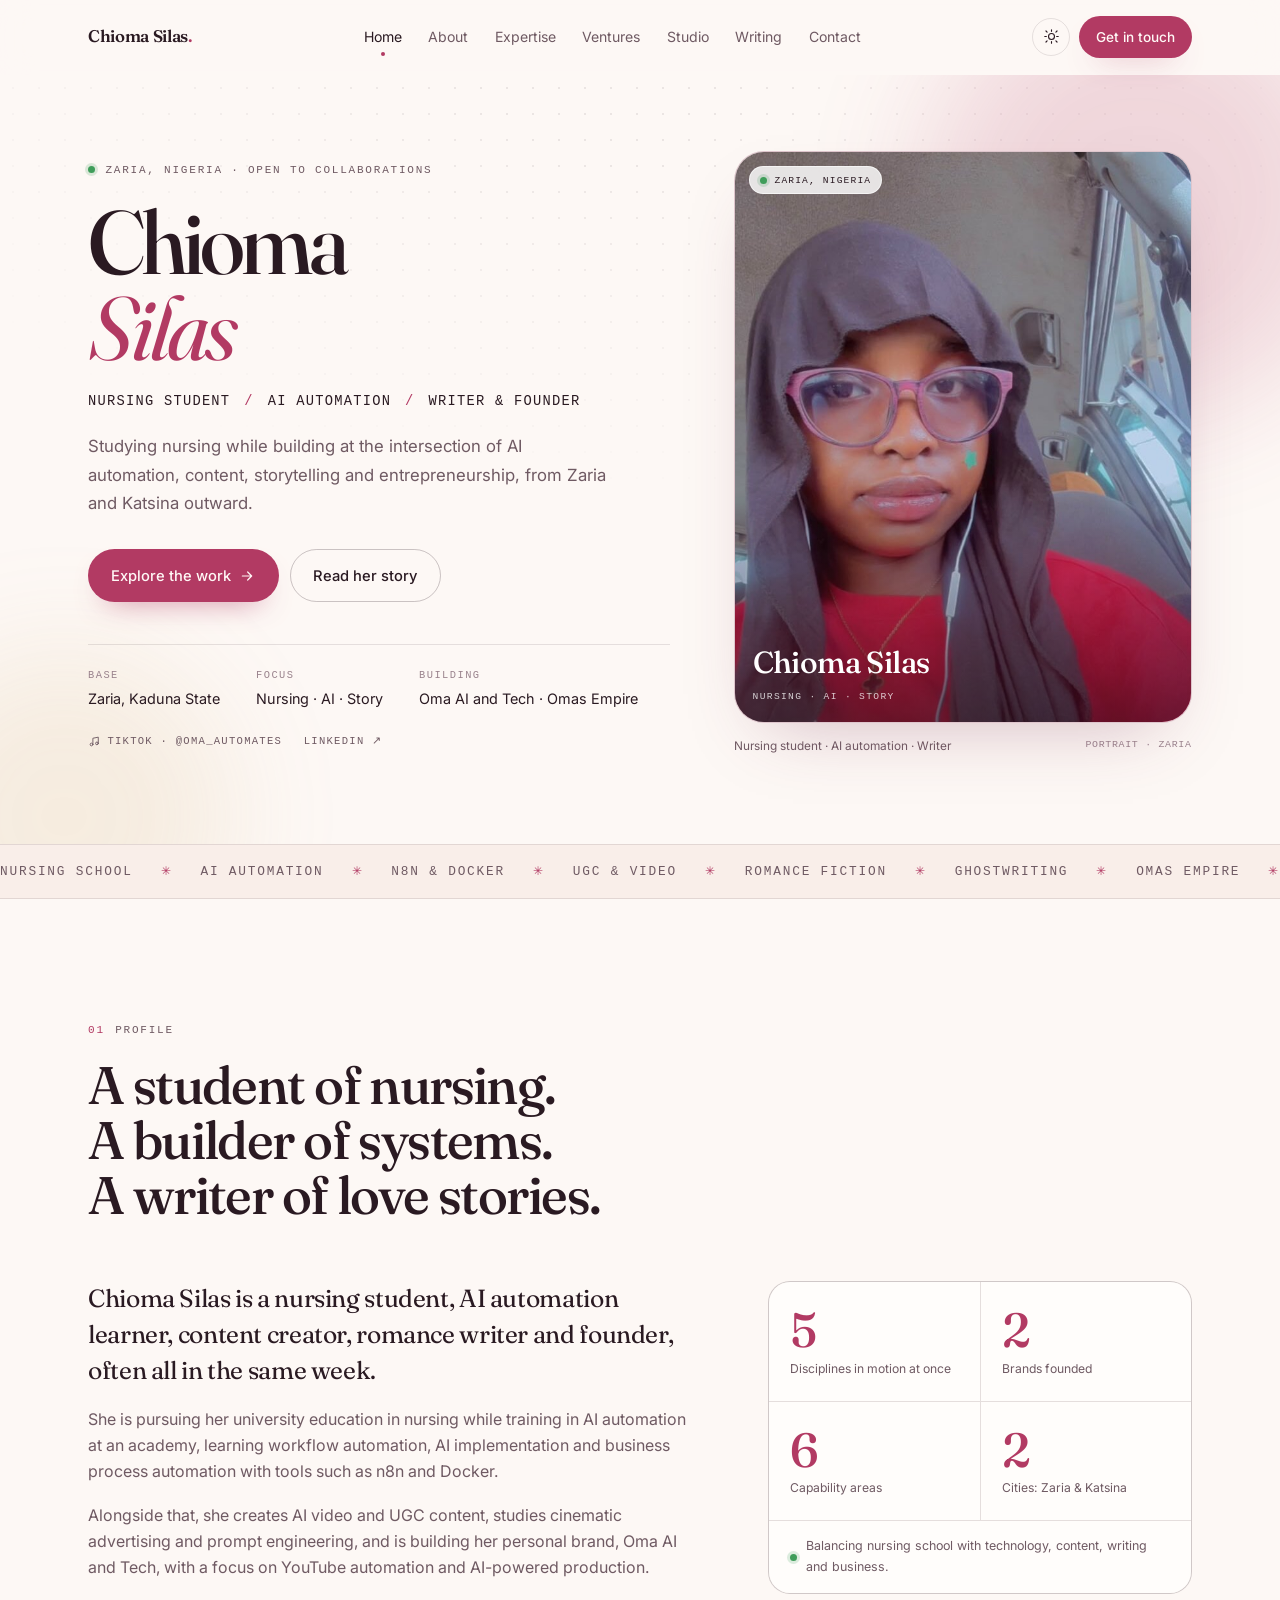
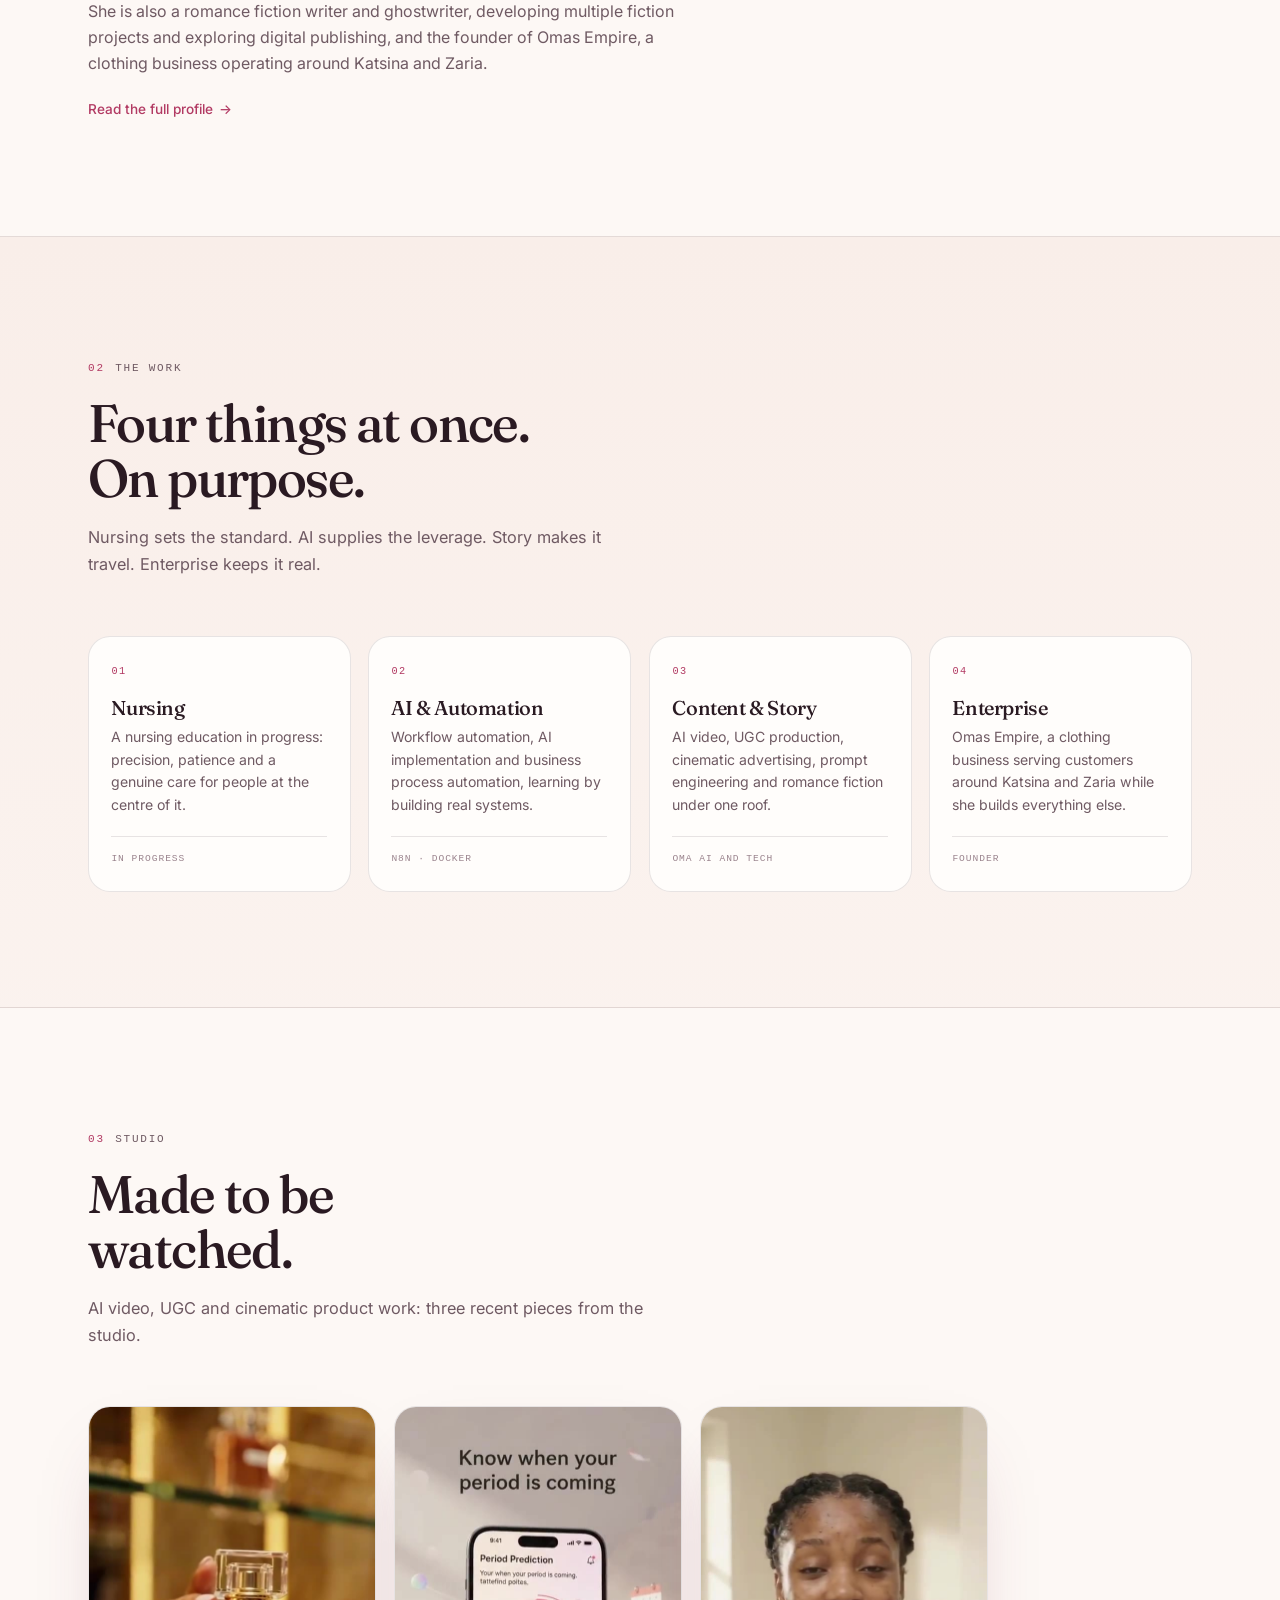
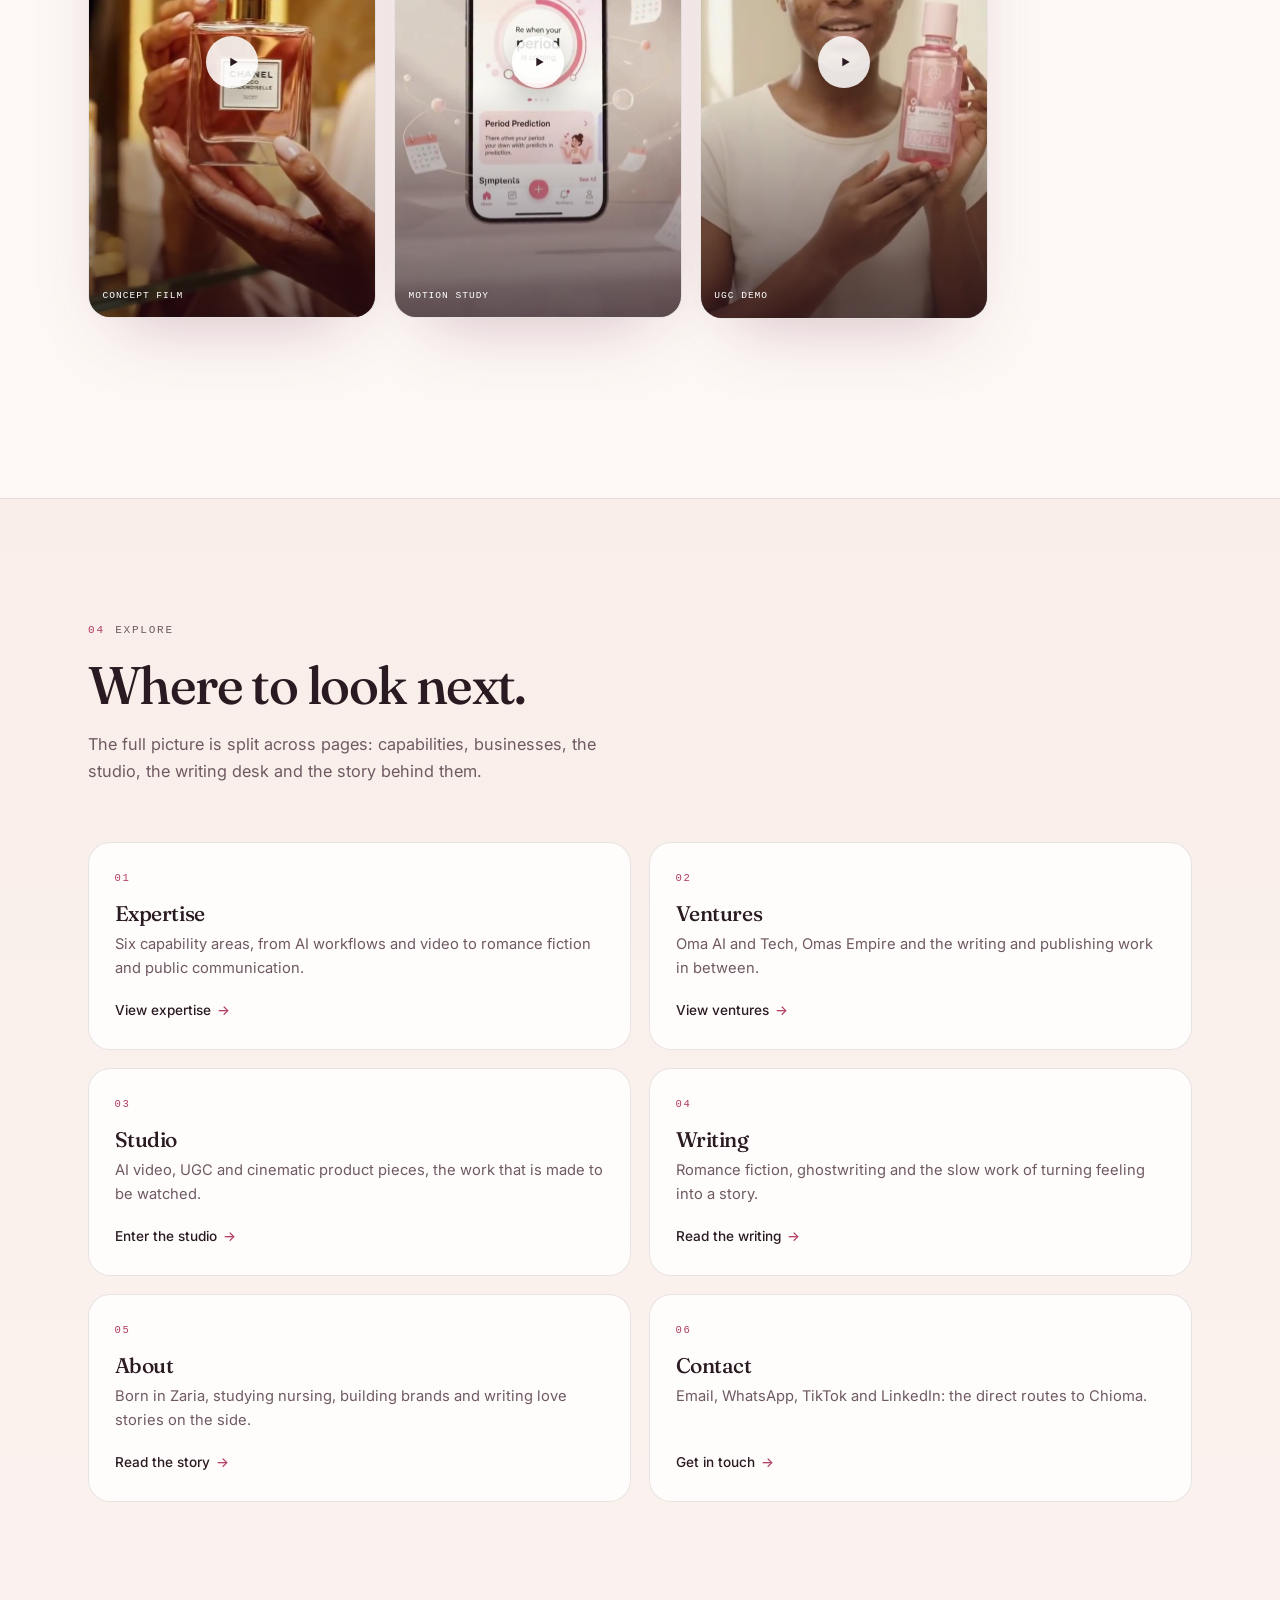
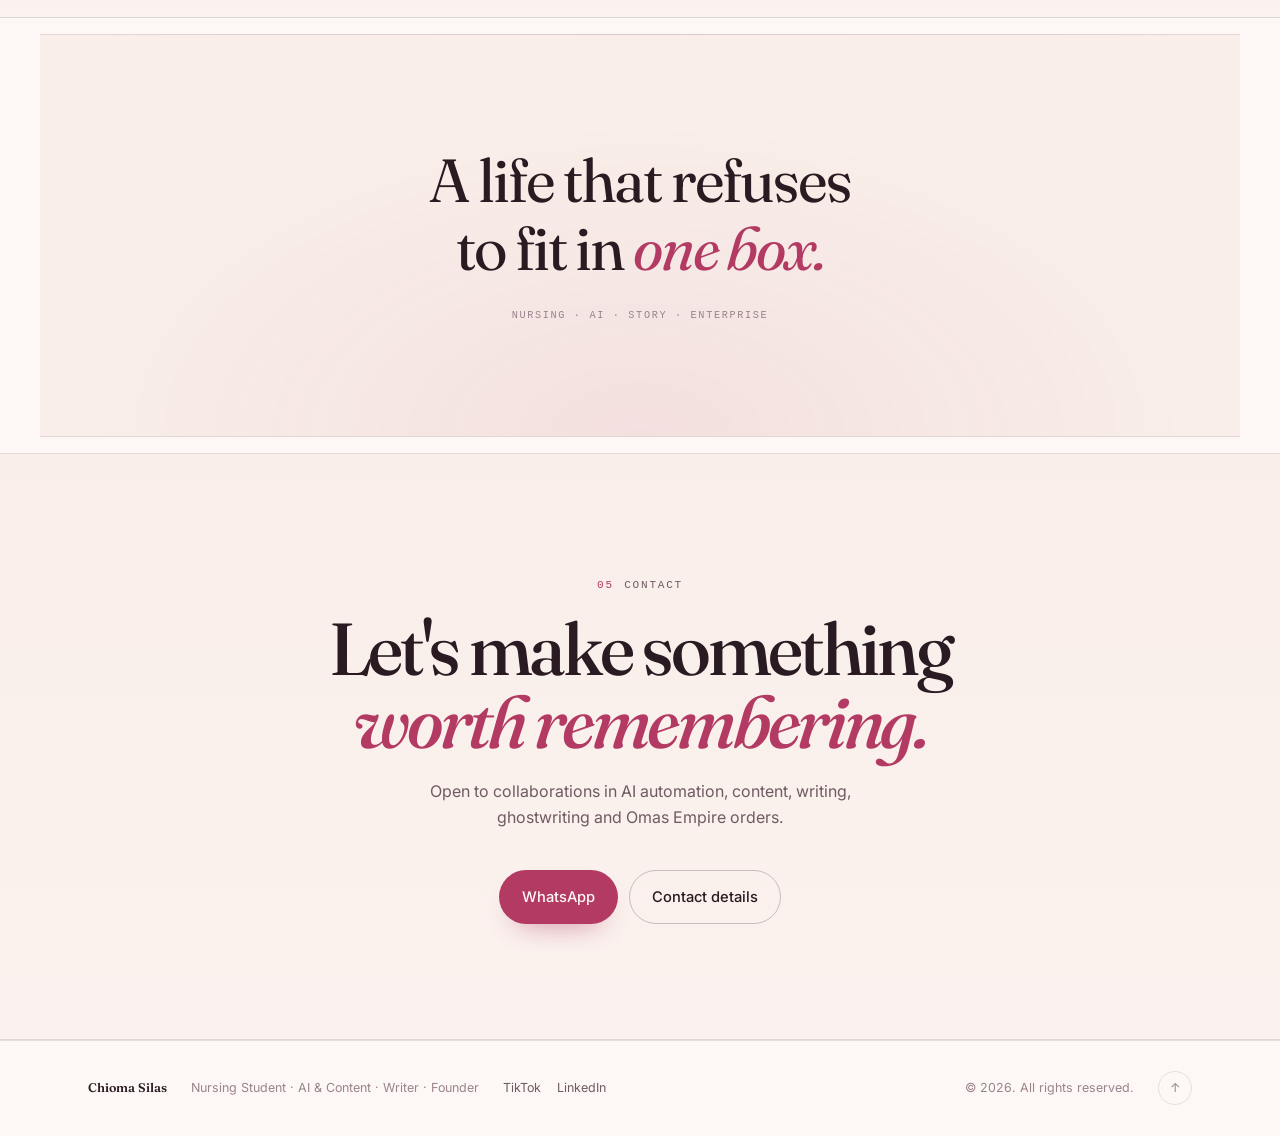
<file: index.html>
<!doctype html>
<html lang="en" data-theme="light">
<head>
  <meta charset="utf-8" />
  <meta name="application-name" content="Chioma Silas" />
  <meta name="apple-mobile-web-app-title" content="Chioma Silas" />
  <meta property="og:site_name" content="Chioma Silas" />
  <meta name="viewport" content="width=device-width, initial-scale=1" />

  <title>Chioma Silas</title>
  <meta name="description" content="Chioma Silas is a nursing student, AI automation learner, content creator and romance writer in Zaria, Nigeria. Founder of Oma AI and Tech and Omas Empire." />
  <meta name="author" content="Chioma Silas" />
  <meta name="theme-color" content="#fbf7f2" />

  <meta property="og:type" content="website" />
  <meta property="og:title" content="Chioma Silas" />
  <meta property="og:description" content="Nursing student, AI automation learner, content creator and romance writer. Founder of Oma AI and Tech and Omas Empire." />
  <meta property="og:image" content="https://chiomasilas.onrender.com/assets/img/og-cover.png" />
  <meta name="twitter:image" content="https://chiomasilas.onrender.com/assets/img/og-cover.png" />
  <meta property="og:url" content="https://chiomasilas.onrender.com/" />
  <meta name="twitter:card" content="summary_large_image" />

  <link rel="icon" href="assets/img/favicon.ico?v=2" sizes="any" />
  <link rel="icon" type="image/png" sizes="64x64" href="assets/img/favicon-64.png?v=2" />
  <link rel="apple-touch-icon" sizes="180x180" href="assets/img/apple-touch-icon.png?v=2" />
  <link rel="manifest" href="site.webmanifest" />

  <link rel="preconnect" href="https://fonts.googleapis.com" />
  <link rel="preconnect" href="https://fonts.gstatic.com" crossorigin />
  <link href="https://fonts.googleapis.com/css2?family=Fraunces:ital,opsz,wght@0,9..144,300..700;1,9..144,300..700&family=Inter:wght@300..600&display=swap" rel="stylesheet" />

  <link rel="stylesheet" href="assets/css/styles.css" />

  <script type="application/ld+json">
  {
    "@context": "https://schema.org",
    "@type": "Person",
    "name": "Chioma Silas",
    "jobTitle": "Nursing Student, AI Automation Learner, Writer & Founder",
    "birthDate": "--04-29",
    "birthPlace": { "@type": "Place", "name": "Zaria, Kaduna State, Nigeria" },
    "email": "mailto:chiomasilas92@gmail.com",
    "telephone": "+2349070099071",
    "image": "https://chiomasilas.onrender.com/assets/img/chioma.jpg",
    "sameAs": [
      "https://www.tiktok.com/@oma_automates",
      "https://www.linkedin.com/in/chioma-silas-b82951314"
    ],
    "affiliation": [
      { "@type": "Organization", "name": "Oma AI and Tech" },
      { "@type": "Organization", "name": "Omas Empire" }
    ],
    "knowsAbout": [
      "Nursing", "AI Automation", "n8n", "Docker", "Business Process Automation",
      "AI Video Creation", "UGC Content Production", "Prompt Engineering",
      "Romance Fiction", "Ghostwriting", "Digital Publishing", "Entrepreneurship"
    ]
  }
  </script>
</head>
<body data-page="index.html">
  <a class="skip-link" href="#main">Skip to content</a>

  <header class="site-header" id="site-header">
    <div class="container header-inner">
      <a class="brand" href="index.html" aria-label="Chioma Silas, home page">
        <span class="brand-text">Chioma Silas<span class="brand-dot">.</span></span>
      </a>

      <nav class="nav" id="nav" aria-label="Primary">
        <a href="index.html" aria-current="page">Home</a>
        <a href="about.html">About</a>
        <a href="expertise.html">Expertise</a>
        <a href="ventures.html">Ventures</a>
        <a href="studio.html">Studio</a>
        <a href="writing.html">Writing</a>
        <a href="contact.html">Contact</a>
      </nav>

      <div class="header-actions">
        <button class="icon-btn" id="theme-toggle" type="button" aria-label="Switch theme" aria-pressed="false">
          <svg class="ico ico-sun" viewBox="0 0 24 24" fill="none" stroke="currentColor" stroke-width="1.6" stroke-linecap="round" aria-hidden="true">
            <circle cx="12" cy="12" r="4.2"/><path d="M12 2.5v2.2M12 19.3v2.2M4.2 4.2l1.6 1.6M18.2 18.2l1.6 1.6M2.5 12h2.2M19.3 12h2.2M4.2 19.8l1.6-1.6M18.2 5.8l1.6-1.6"/>
          </svg>
          <svg class="ico ico-moon" viewBox="0 0 24 24" fill="none" stroke="currentColor" stroke-width="1.6" stroke-linecap="round" stroke-linejoin="round" aria-hidden="true">
            <path d="M20 14.2A8.4 8.4 0 0 1 9.8 4a8.6 8.6 0 1 0 10.2 10.2Z"/>
          </svg>
        </button>

        <a class="btn btn-sm btn-primary header-cta" href="contact.html">Get in touch</a>

        <button class="icon-btn menu-btn" id="menu-btn" type="button" aria-label="Open menu" aria-expanded="false" aria-controls="nav">
          <span class="menu-bars" aria-hidden="true"><i></i><i></i></span>
        </button>
      </div>
    </div>
  </header>

  <main id="main">
    <section class="hero grid-bg" id="top">
      <span class="orb orb-1" aria-hidden="true"></span>
      <span class="orb orb-2" aria-hidden="true"></span>
      <div class="container hero-grid">
        <div class="hero-copy">
          <p class="eyebrow reveal">
            <span class="dot-live" aria-hidden="true"></span>
            Zaria, Nigeria · Open to collaborations
          </p>

          <h1 class="hero-title reveal">
            Chioma<br /><em>Silas</em>
          </h1>

          <p class="hero-role reveal">
            Nursing Student <span class="sep">/</span> AI Automation <span class="sep">/</span> Writer &amp; Founder
          </p>

          <p class="hero-lede reveal">
            Studying nursing while building at the intersection of AI
            automation, content, storytelling and entrepreneurship, from
            Zaria and Katsina outward.
          </p>

          <div class="hero-cta reveal">
            <a class="btn btn-primary" href="expertise.html">
              Explore the work
              <svg viewBox="0 0 24 24" fill="none" stroke="currentColor" stroke-width="1.8" stroke-linecap="round" stroke-linejoin="round" aria-hidden="true"><path d="M5 12h13M13 6l6 6-6 6"/></svg>
            </a>
            <a class="btn btn-ghost" href="about.html">Read her story</a>
          </div>

          <ul class="hero-meta reveal">
            <li><span class="meta-k">Base</span><span class="meta-v">Zaria, Kaduna State</span></li>
            <li><span class="meta-k">Focus</span><span class="meta-v">Nursing · AI · Story</span></li>
            <li><span class="meta-k">Building</span><span class="meta-v">Oma AI and Tech · Omas Empire</span></li>
          </ul>

          <p class="hero-social reveal">
            <a href="https://www.tiktok.com/@oma_automates" target="_blank" rel="noopener">
              <svg viewBox="0 0 24 24" fill="none" stroke="currentColor" stroke-width="1.7" stroke-linecap="round" stroke-linejoin="round" aria-hidden="true"><path d="M9 17.5V6l10-2v11.5"/><circle cx="6.5" cy="17.5" r="2.5"/><circle cx="16.5" cy="15.5" r="2.5"/></svg>
              TikTok · @oma_automates
            </a>
            <a href="https://www.linkedin.com/in/chioma-silas-b82951314" target="_blank" rel="noopener">LinkedIn ↗</a>
          </p>
        </div>

        <figure class="hero-figure reveal">
          <div class="portrait-frame">
            <img src="assets/img/chioma.jpg" alt="Portrait of Chioma Silas" width="710" height="888" />
            <span class="portrait-chip">
              <span class="dot-live" aria-hidden="true"></span>
              Zaria, Nigeria
            </span>
            <div class="portrait-overlay">
              <span class="portrait-name">Chioma Silas</span>
              <span class="portrait-role">Nursing · AI · Story</span>
            </div>
          </div>
          <figcaption class="hero-cap">
            <span>Nursing student · AI automation · Writer</span>
            <span class="cap-meta">Portrait · Zaria</span>
          </figcaption>
        </figure>
      </div>
    </section>

    <div class="strip" aria-hidden="true">
      <div class="strip-track">
        <span>Nursing School</span><i>✳</i>
        <span>AI Automation</span><i>✳</i>
        <span>n8n &amp; Docker</span><i>✳</i>
        <span>UGC &amp; Video</span><i>✳</i>
        <span>Romance Fiction</span><i>✳</i>
        <span>Ghostwriting</span><i>✳</i>
        <span>Omas Empire</span><i>✳</i>
        <span>Oma AI and Tech</span><i>✳</i>
        <span>Nursing School</span><i>✳</i>
        <span>AI Automation</span><i>✳</i>
        <span>n8n &amp; Docker</span><i>✳</i>
        <span>UGC &amp; Video</span><i>✳</i>
        <span>Romance Fiction</span><i>✳</i>
        <span>Ghostwriting</span><i>✳</i>
        <span>Omas Empire</span><i>✳</i>
        <span>Oma AI and Tech</span><i>✳</i>
      </div>
    </div>

    <section class="section" id="profile">
      <div class="container">
        <header class="section-head reveal">
          <p class="eyebrow"><span class="idx">01</span> Profile</p>
          <h2 class="section-title">A student of nursing.<br />A builder of systems.<br />A writer of love stories.</h2>
        </header>

        <div class="about-grid">
          <div class="about-copy reveal">
            <p class="lede">
              Chioma Silas is a nursing student, AI automation learner, content
              creator, romance writer and founder, often all in the same week.
            </p>
            <p>
              She is pursuing her university education in nursing while training
              in AI automation at an academy, learning workflow automation, AI
              implementation and business process automation with tools such as
              n8n and Docker.
            </p>
            <p>
              Alongside that, she creates AI video and UGC content, studies
              cinematic advertising and prompt engineering, and is building her
              personal brand, Oma AI and Tech, with a focus on YouTube automation
              and AI-powered production.
            </p>
            <p>
              She is also a romance fiction writer and ghostwriter, developing
              multiple fiction projects and exploring digital publishing, and the
              founder of Omas Empire, a clothing business operating around Katsina
              and Zaria.
            </p>
            <a class="link-arrow" href="about.html">Read the full profile <span aria-hidden="true">→</span></a>
          </div>

          <aside class="stats reveal" aria-label="Key figures">
            <div class="stat">
              <span class="stat-num" data-count="5">0</span>
              <span class="stat-label">Disciplines in motion at once</span>
            </div>
            <div class="stat">
              <span class="stat-num" data-count="2">0</span>
              <span class="stat-label">Brands founded</span>
            </div>
            <div class="stat">
              <span class="stat-num" data-count="6">0</span>
              <span class="stat-label">Capability areas</span>
            </div>
            <div class="stat">
              <span class="stat-num" data-count="2">0</span>
              <span class="stat-label">Cities: Zaria &amp; Katsina</span>
            </div>
            <div class="stat-note">
              <span class="dot-live" aria-hidden="true"></span>
              Balancing nursing school with technology, content, writing and business.
            </div>
          </aside>
        </div>
      </div>
    </section>

    <section class="section section-alt" id="pillars">
      <div class="container">
        <header class="section-head reveal">
          <p class="eyebrow"><span class="idx">02</span> The work</p>
          <h2 class="section-title">Four things at once.<br />On purpose.</h2>
          <p class="section-sub">Nursing sets the standard. AI supplies the leverage. Story makes it travel. Enterprise keeps it real.</p>
        </header>

        <div class="pillar-grid">
          <article class="pillar reveal">
            <span class="pillar-no">01</span>
            <h3>Nursing</h3>
            <p>A nursing education in progress: precision, patience and a genuine care for people at the centre of it.</p>
            <span class="pillar-tag">In progress</span>
          </article>

          <article class="pillar reveal">
            <span class="pillar-no">02</span>
            <h3>AI &amp; Automation</h3>
            <p>Workflow automation, AI implementation and business process automation, learning by building real systems.</p>
            <span class="pillar-tag">n8n · Docker</span>
          </article>

          <article class="pillar reveal">
            <span class="pillar-no">03</span>
            <h3>Content &amp; Story</h3>
            <p>AI video, UGC production, cinematic advertising, prompt engineering and romance fiction under one roof.</p>
            <span class="pillar-tag">Oma AI and Tech</span>
          </article>

          <article class="pillar reveal">
            <span class="pillar-no">04</span>
            <h3>Enterprise</h3>
            <p>Omas Empire, a clothing business serving customers around Katsina and Zaria while she builds everything else.</p>
            <span class="pillar-tag">Founder</span>
          </article>
        </div>
      </div>
    </section>

    <section class="section" id="studio-preview">
      <div class="container">
        <header class="section-head reveal">
          <p class="eyebrow"><span class="idx">03</span> Studio</p>
          <h2 class="section-title">Made to be<br />watched.</h2>
          <p class="section-sub">AI video, UGC and cinematic product work: three recent pieces from the studio.</p>
        </header>

        <div class="preview-reels reveal">
          <a class="preview-reel" href="studio.html">
            <img src="assets/img/studio/cinematic.jpg" alt="Still from a cinematic perfume concept film" loading="lazy" />
            <span class="preview-play" aria-hidden="true"><svg viewBox="0 0 24 24" fill="currentColor"><path d="M8 5.5v13l11-6.5-11-6.5Z"/></svg></span>
            <span class="preview-label">Concept film</span>
          </a>
          <a class="preview-reel" href="studio.html">
            <img src="assets/img/studio/app.jpg" alt="Still from a period tracker app motion study" loading="lazy" />
            <span class="preview-play" aria-hidden="true"><svg viewBox="0 0 24 24" fill="currentColor"><path d="M8 5.5v13l11-6.5-11-6.5Z"/></svg></span>
            <span class="preview-label">Motion study</span>
          </a>
          <a class="preview-reel" href="studio.html">
            <img src="assets/img/studio/ugc.jpg" alt="Still from a skincare UGC demo" loading="lazy" />
            <span class="preview-play" aria-hidden="true"><svg viewBox="0 0 24 24" fill="currentColor"><path d="M8 5.5v13l11-6.5-11-6.5Z"/></svg></span>
            <span class="preview-label">UGC demo</span>
          </a>
        </div>

        <p class="preview-more reveal">
          <a class="link-arrow" href="studio.html">Enter the studio <span aria-hidden="true">→</span></a>
        </p>
      </div>
    </section>

    <section class="section section-alt" id="explore">
      <div class="container">
        <header class="section-head reveal">
          <p class="eyebrow"><span class="idx">04</span> Explore</p>
          <h2 class="section-title">Where to look next.</h2>
          <p class="section-sub">The full picture is split across pages: capabilities, businesses, the studio, the writing desk and the story behind them.</p>
        </header>

        <div class="index-grid">
          <a class="index-card reveal" href="expertise.html">
            <span class="index-no">01</span>
            <h3>Expertise</h3>
            <p>Six capability areas, from AI workflows and video to romance fiction and public communication.</p>
            <span class="index-link">View expertise <span aria-hidden="true">→</span></span>
          </a>
          <a class="index-card reveal" href="ventures.html">
            <span class="index-no">02</span>
            <h3>Ventures</h3>
            <p>Oma AI and Tech, Omas Empire and the writing and publishing work in between.</p>
            <span class="index-link">View ventures <span aria-hidden="true">→</span></span>
          </a>
          <a class="index-card reveal" href="studio.html">
            <span class="index-no">03</span>
            <h3>Studio</h3>
            <p>AI video, UGC and cinematic product pieces, the work that is made to be watched.</p>
            <span class="index-link">Enter the studio <span aria-hidden="true">→</span></span>
          </a>
          <a class="index-card reveal" href="writing.html">
            <span class="index-no">04</span>
            <h3>Writing</h3>
            <p>Romance fiction, ghostwriting and the slow work of turning feeling into a story.</p>
            <span class="index-link">Read the writing <span aria-hidden="true">→</span></span>
          </a>
          <a class="index-card reveal" href="about.html">
            <span class="index-no">05</span>
            <h3>About</h3>
            <p>Born in Zaria, studying nursing, building brands and writing love stories on the side.</p>
            <span class="index-link">Read the story <span aria-hidden="true">→</span></span>
          </a>
          <a class="index-card reveal" href="contact.html">
            <span class="index-no">06</span>
            <h3>Contact</h3>
            <p>Email, WhatsApp, TikTok and LinkedIn: the direct routes to Chioma.</p>
            <span class="index-link">Get in touch <span aria-hidden="true">→</span></span>
          </a>
        </div>
      </div>
    </section>

    <figure class="quote-band">
      <blockquote class="reveal">
        A life that refuses<br />to fit in <em>one box.</em>
      </blockquote>
      <figcaption class="reveal">Nursing · AI · Story · Enterprise</figcaption>
    </figure>

    <section class="section section-alt contact-band" id="contact-cta">
      <div class="container">
        <div class="contact-inner reveal">
          <p class="eyebrow"><span class="idx">05</span> Contact</p>
          <h2 class="contact-title">Let's make something<br /><em>worth remembering.</em></h2>
          <p class="contact-sub">
            Open to collaborations in AI automation, content, writing,
            ghostwriting and Omas Empire orders.
          </p>
          <div class="contact-actions">
            <a class="btn btn-primary" href="https://wa.me/2349070099071" target="_blank" rel="noopener">WhatsApp</a>
            <a class="btn btn-ghost" href="contact.html">Contact details</a>
          </div>
        </div>
      </div>
    </section>
  </main>

  <footer class="site-footer">
    <div class="container footer-inner">
      <p class="footer-name">Chioma Silas</p>
      <p class="footer-note">Nursing Student · AI &amp; Content · Writer · Founder</p>
      <p class="footer-social">
        <a href="https://www.tiktok.com/@oma_automates" target="_blank" rel="noopener">TikTok</a>
        <a href="https://www.linkedin.com/in/chioma-silas-b82951314" target="_blank" rel="noopener">LinkedIn</a>
      </p>
      <p class="footer-legal">© <span id="year">2026</span>. All rights reserved.</p>
      <a class="to-top" href="#top" aria-label="Back to top">↑</a>
    </div>
  </footer>

  <script src="assets/js/main.js" defer></script>
</body>
</html>
</file>
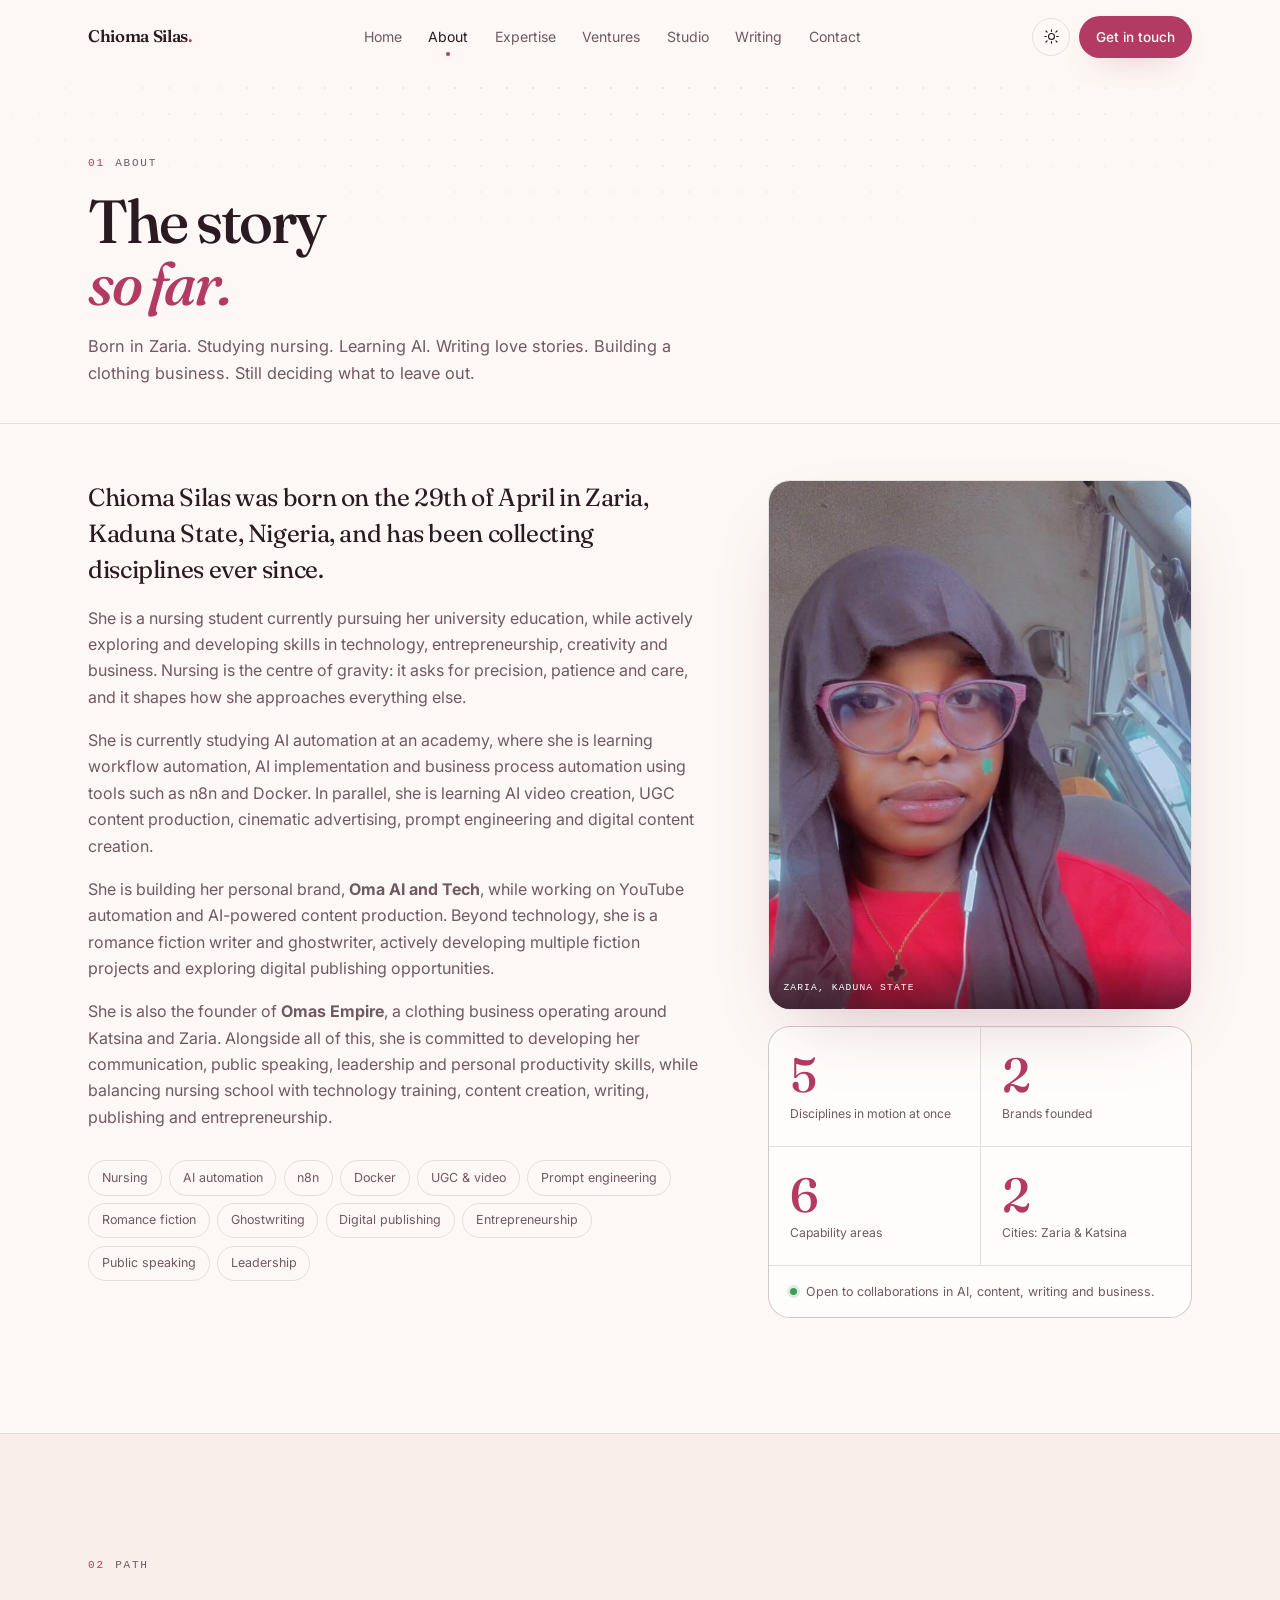
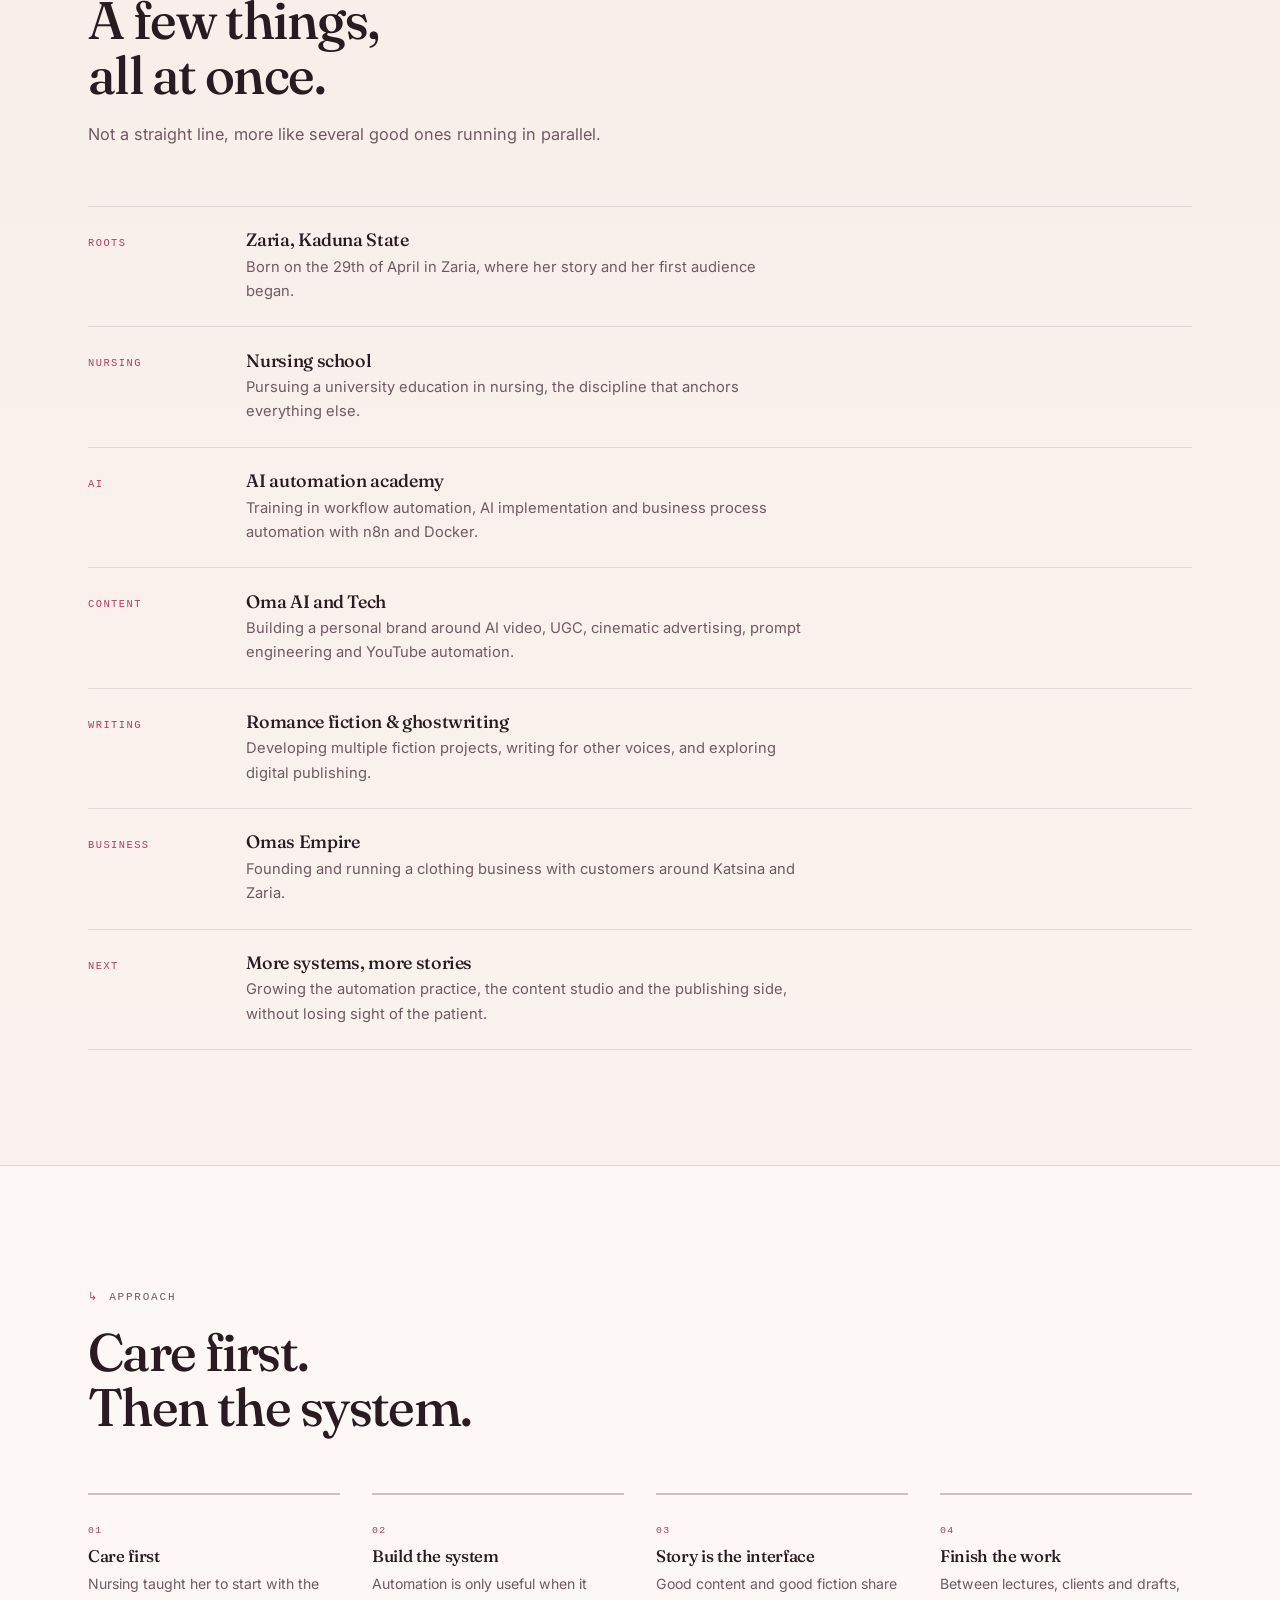
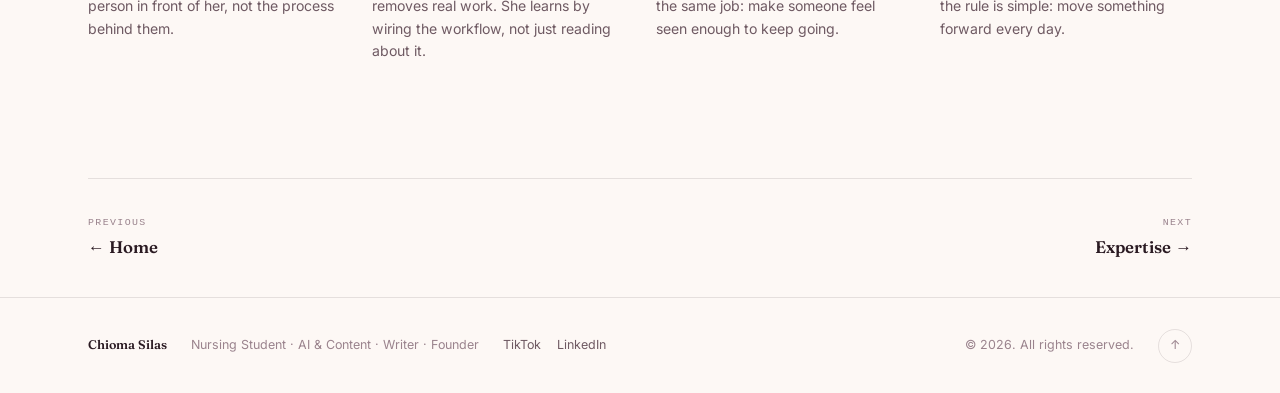
<file: about.html>
<!doctype html>
<html lang="en" data-theme="light">
<head>
  <meta charset="utf-8" />
  <meta name="application-name" content="Chioma Silas" />
  <meta name="apple-mobile-web-app-title" content="Chioma Silas" />
  <meta property="og:site_name" content="Chioma Silas" />
  <meta name="viewport" content="width=device-width, initial-scale=1" />

  <title>Chioma Silas</title>
  <meta name="description" content="The story of Chioma Silas: born in Zaria, studying nursing, training in AI automation, writing romance fiction and building Oma AI and Tech and Omas Empire." />
  <meta name="author" content="Chioma Silas" />
  <meta name="theme-color" content="#fbf7f2" />

  <meta property="og:type" content="website" />
  <meta property="og:title" content="Chioma Silas" />
  <meta property="og:description" content="Born in Zaria, studying nursing, training in AI automation, writing romance fiction and building two brands." />
  <meta property="og:image" content="https://chiomasilas.onrender.com/assets/img/og-cover.png" />
  <meta name="twitter:image" content="https://chiomasilas.onrender.com/assets/img/og-cover.png" />
  <meta property="og:url" content="https://chiomasilas.onrender.com/about.html" />
  <meta name="twitter:card" content="summary_large_image" />

  <link rel="icon" href="assets/img/favicon.ico?v=2" sizes="any" />
  <link rel="icon" type="image/png" sizes="64x64" href="assets/img/favicon-64.png?v=2" />
  <link rel="apple-touch-icon" sizes="180x180" href="assets/img/apple-touch-icon.png?v=2" />
  <link rel="manifest" href="site.webmanifest" />

  <link rel="preconnect" href="https://fonts.googleapis.com" />
  <link rel="preconnect" href="https://fonts.gstatic.com" crossorigin />
  <link href="https://fonts.googleapis.com/css2?family=Fraunces:ital,opsz,wght@0,9..144,300..700;1,9..144,300..700&family=Inter:wght@300..600&display=swap" rel="stylesheet" />

  <link rel="stylesheet" href="assets/css/styles.css" />

  <script type="application/ld+json">
  {
    "@context": "https://schema.org",
    "@type": "Person",
    "name": "Chioma Silas",
    "jobTitle": "Nursing Student, AI Automation Learner, Writer & Founder",
    "birthDate": "--04-29",
    "birthPlace": { "@type": "Place", "name": "Zaria, Kaduna State, Nigeria" },
    "email": "mailto:chiomasilas92@gmail.com",
    "telephone": "+2349070099071",
    "image": "https://chiomasilas.onrender.com/assets/img/chioma.jpg",
    "sameAs": [
      "https://www.tiktok.com/@oma_automates",
      "https://www.linkedin.com/in/chioma-silas-b82951314"
    ],
    "affiliation": [
      { "@type": "Organization", "name": "Oma AI and Tech" },
      { "@type": "Organization", "name": "Omas Empire" }
    ],
    "knowsAbout": [
      "Nursing", "AI Automation", "n8n", "Docker", "Business Process Automation",
      "AI Video Creation", "UGC Content Production", "Prompt Engineering",
      "Romance Fiction", "Ghostwriting", "Digital Publishing", "Entrepreneurship"
    ]
  }
  </script>
</head>
<body data-page="about.html">
  <a class="skip-link" href="#main">Skip to content</a>

  <header class="site-header" id="site-header">
    <div class="container header-inner">
      <a class="brand" href="index.html" aria-label="Chioma Silas, home page">
        <span class="brand-text">Chioma Silas<span class="brand-dot">.</span></span>
      </a>

      <nav class="nav" id="nav" aria-label="Primary">
        <a href="index.html">Home</a>
        <a href="about.html" aria-current="page">About</a>
        <a href="expertise.html">Expertise</a>
        <a href="ventures.html">Ventures</a>
        <a href="studio.html">Studio</a>
        <a href="writing.html">Writing</a>
        <a href="contact.html">Contact</a>
      </nav>

      <div class="header-actions">
        <button class="icon-btn" id="theme-toggle" type="button" aria-label="Switch theme" aria-pressed="false">
          <svg class="ico ico-sun" viewBox="0 0 24 24" fill="none" stroke="currentColor" stroke-width="1.6" stroke-linecap="round" aria-hidden="true">
            <circle cx="12" cy="12" r="4.2"/><path d="M12 2.5v2.2M12 19.3v2.2M4.2 4.2l1.6 1.6M18.2 18.2l1.6 1.6M2.5 12h2.2M19.3 12h2.2M4.2 19.8l1.6-1.6M18.2 5.8l1.6-1.6"/>
          </svg>
          <svg class="ico ico-moon" viewBox="0 0 24 24" fill="none" stroke="currentColor" stroke-width="1.6" stroke-linecap="round" stroke-linejoin="round" aria-hidden="true">
            <path d="M20 14.2A8.4 8.4 0 0 1 9.8 4a8.6 8.6 0 1 0 10.2 10.2Z"/>
          </svg>
        </button>

        <a class="btn btn-sm btn-primary header-cta" href="contact.html">Get in touch</a>

        <button class="icon-btn menu-btn" id="menu-btn" type="button" aria-label="Open menu" aria-expanded="false" aria-controls="nav">
          <span class="menu-bars" aria-hidden="true"><i></i><i></i></span>
        </button>
      </div>
    </div>
  </header>

  <main id="main">
    <section class="page-head grid-bg" id="top">
      <div class="container">
        <p class="eyebrow"><span class="idx">01</span> About</p>
        <h1 class="page-title">The story<br /><em>so far.</em></h1>
        <p class="page-sub">Born in Zaria. Studying nursing. Learning AI. Writing love stories. Building a clothing business. Still deciding what to leave out.</p>
      </div>
    </section>

    <section class="section">
      <div class="container">
        <div class="about-grid">
          <div class="about-copy reveal">
            <p class="lede">
              Chioma Silas was born on the 29th of April in Zaria, Kaduna State,
              Nigeria, and has been collecting disciplines ever since.
            </p>
            <p>
              She is a nursing student currently pursuing her university
              education, while actively exploring and developing skills in
              technology, entrepreneurship, creativity and business. Nursing is
              the centre of gravity: it asks for precision, patience and care, and
              it shapes how she approaches everything else.
            </p>
            <p>
              She is currently studying AI automation at an academy, where she is
              learning workflow automation, AI implementation and business
              process automation using tools such as n8n and Docker. In parallel,
              she is learning AI video creation, UGC content production, cinematic
              advertising, prompt engineering and digital content creation.
            </p>
            <p>
              She is building her personal brand, <strong>Oma AI and Tech</strong>,
              while working on YouTube automation and AI-powered content
              production. Beyond technology, she is a romance fiction writer and
              ghostwriter, actively developing multiple fiction projects and
              exploring digital publishing opportunities.
            </p>
            <p>
              She is also the founder of <strong>Omas Empire</strong>, a clothing
              business operating around Katsina and Zaria. Alongside all of this,
              she is committed to developing her communication, public speaking,
              leadership and personal productivity skills, while balancing
              nursing school with technology training, content creation, writing,
              publishing and entrepreneurship.
            </p>
            <ul class="tag-row">
              <li>Nursing</li>
              <li>AI automation</li>
              <li>n8n</li>
              <li>Docker</li>
              <li>UGC &amp; video</li>
              <li>Prompt engineering</li>
              <li>Romance fiction</li>
              <li>Ghostwriting</li>
              <li>Digital publishing</li>
              <li>Entrepreneurship</li>
              <li>Public speaking</li>
              <li>Leadership</li>
            </ul>
          </div>

          <aside class="about-aside reveal" aria-label="Portrait and key figures">
            <figure class="about-photo">
              <img src="assets/img/chioma.jpg" alt="Portrait of Chioma Silas" width="710" height="888" loading="lazy" />
              <figcaption>Zaria, Kaduna State</figcaption>
            </figure>

            <div class="stats">
              <div class="stat">
                <span class="stat-num" data-count="5">0</span>
                <span class="stat-label">Disciplines in motion at once</span>
              </div>
              <div class="stat">
                <span class="stat-num" data-count="2">0</span>
                <span class="stat-label">Brands founded</span>
              </div>
              <div class="stat">
                <span class="stat-num" data-count="6">0</span>
                <span class="stat-label">Capability areas</span>
              </div>
              <div class="stat">
                <span class="stat-num" data-count="2">0</span>
                <span class="stat-label">Cities: Zaria &amp; Katsina</span>
              </div>
              <div class="stat-note">
                <span class="dot-live" aria-hidden="true"></span>
                Open to collaborations in AI, content, writing and business.
              </div>
            </div>
          </aside>
        </div>
      </div>
    </section>

    <section class="section section-alt" id="timeline">
      <div class="container">
        <header class="section-head reveal">
          <p class="eyebrow"><span class="idx">02</span> Path</p>
          <h2 class="section-title">A few things,<br />all at once.</h2>
          <p class="section-sub">Not a straight line, more like several good ones running in parallel.</p>
        </header>

        <div class="timeline reveal">
          <div class="tl-item">
            <span class="tl-k">Roots</span>
            <div>
              <h3>Zaria, Kaduna State</h3>
              <p>Born on the 29th of April in Zaria, where her story and her first audience began.</p>
            </div>
          </div>
          <div class="tl-item">
            <span class="tl-k">Nursing</span>
            <div>
              <h3>Nursing school</h3>
              <p>Pursuing a university education in nursing, the discipline that anchors everything else.</p>
            </div>
          </div>
          <div class="tl-item">
            <span class="tl-k">AI</span>
            <div>
              <h3>AI automation academy</h3>
              <p>Training in workflow automation, AI implementation and business process automation with n8n and Docker.</p>
            </div>
          </div>
          <div class="tl-item">
            <span class="tl-k">Content</span>
            <div>
              <h3>Oma AI and Tech</h3>
              <p>Building a personal brand around AI video, UGC, cinematic advertising, prompt engineering and YouTube automation.</p>
            </div>
          </div>
          <div class="tl-item">
            <span class="tl-k">Writing</span>
            <div>
              <h3>Romance fiction &amp; ghostwriting</h3>
              <p>Developing multiple fiction projects, writing for other voices, and exploring digital publishing.</p>
            </div>
          </div>
          <div class="tl-item">
            <span class="tl-k">Business</span>
            <div>
              <h3>Omas Empire</h3>
              <p>Founding and running a clothing business with customers around Katsina and Zaria.</p>
            </div>
          </div>
          <div class="tl-item">
            <span class="tl-k">Next</span>
            <div>
              <h3>More systems, more stories</h3>
              <p>Growing the automation practice, the content studio and the publishing side, without losing sight of the patient.</p>
            </div>
          </div>
        </div>
      </div>
    </section>

    <section class="section" id="approach">
      <div class="container">
        <header class="section-head reveal">
          <p class="eyebrow"><span class="idx">↳</span> Approach</p>
          <h2 class="section-title">Care first.<br />Then the system.</h2>
        </header>

        <div class="process-grid">
          <div class="process-item reveal">
            <span>01</span>
            <h3>Care first</h3>
            <p>Nursing taught her to start with the person in front of her, not the process behind them.</p>
          </div>
          <div class="process-item reveal">
            <span>02</span>
            <h3>Build the system</h3>
            <p>Automation is only useful when it removes real work. She learns by wiring the workflow, not just reading about it.</p>
          </div>
          <div class="process-item reveal">
            <span>03</span>
            <h3>Story is the interface</h3>
            <p>Good content and good fiction share the same job: make someone feel seen enough to keep going.</p>
          </div>
          <div class="process-item reveal">
            <span>04</span>
            <h3>Finish the work</h3>
            <p>Between lectures, clients and drafts, the rule is simple: move something forward every day.</p>
          </div>
        </div>
      </div>
    </section>

    <div class="container">
      <nav class="pager" aria-label="Page navigation">
        <a class="pager-link" href="index.html"><span class="pager-k">Previous</span><span class="pager-v">← Home</span></a>
        <a class="pager-link pager-next" href="expertise.html"><span class="pager-k">Next</span><span class="pager-v">Expertise →</span></a>
      </nav>
    </div>
  </main>

  <footer class="site-footer">
    <div class="container footer-inner">
      <p class="footer-name">Chioma Silas</p>
      <p class="footer-note">Nursing Student · AI &amp; Content · Writer · Founder</p>
      <p class="footer-social">
        <a href="https://www.tiktok.com/@oma_automates" target="_blank" rel="noopener">TikTok</a>
        <a href="https://www.linkedin.com/in/chioma-silas-b82951314" target="_blank" rel="noopener">LinkedIn</a>
      </p>
      <p class="footer-legal">© <span id="year">2026</span>. All rights reserved.</p>
      <a class="to-top" href="#top" aria-label="Back to top">↑</a>
    </div>
  </footer>

  <script src="assets/js/main.js" defer></script>
</body>
</html>
</file>
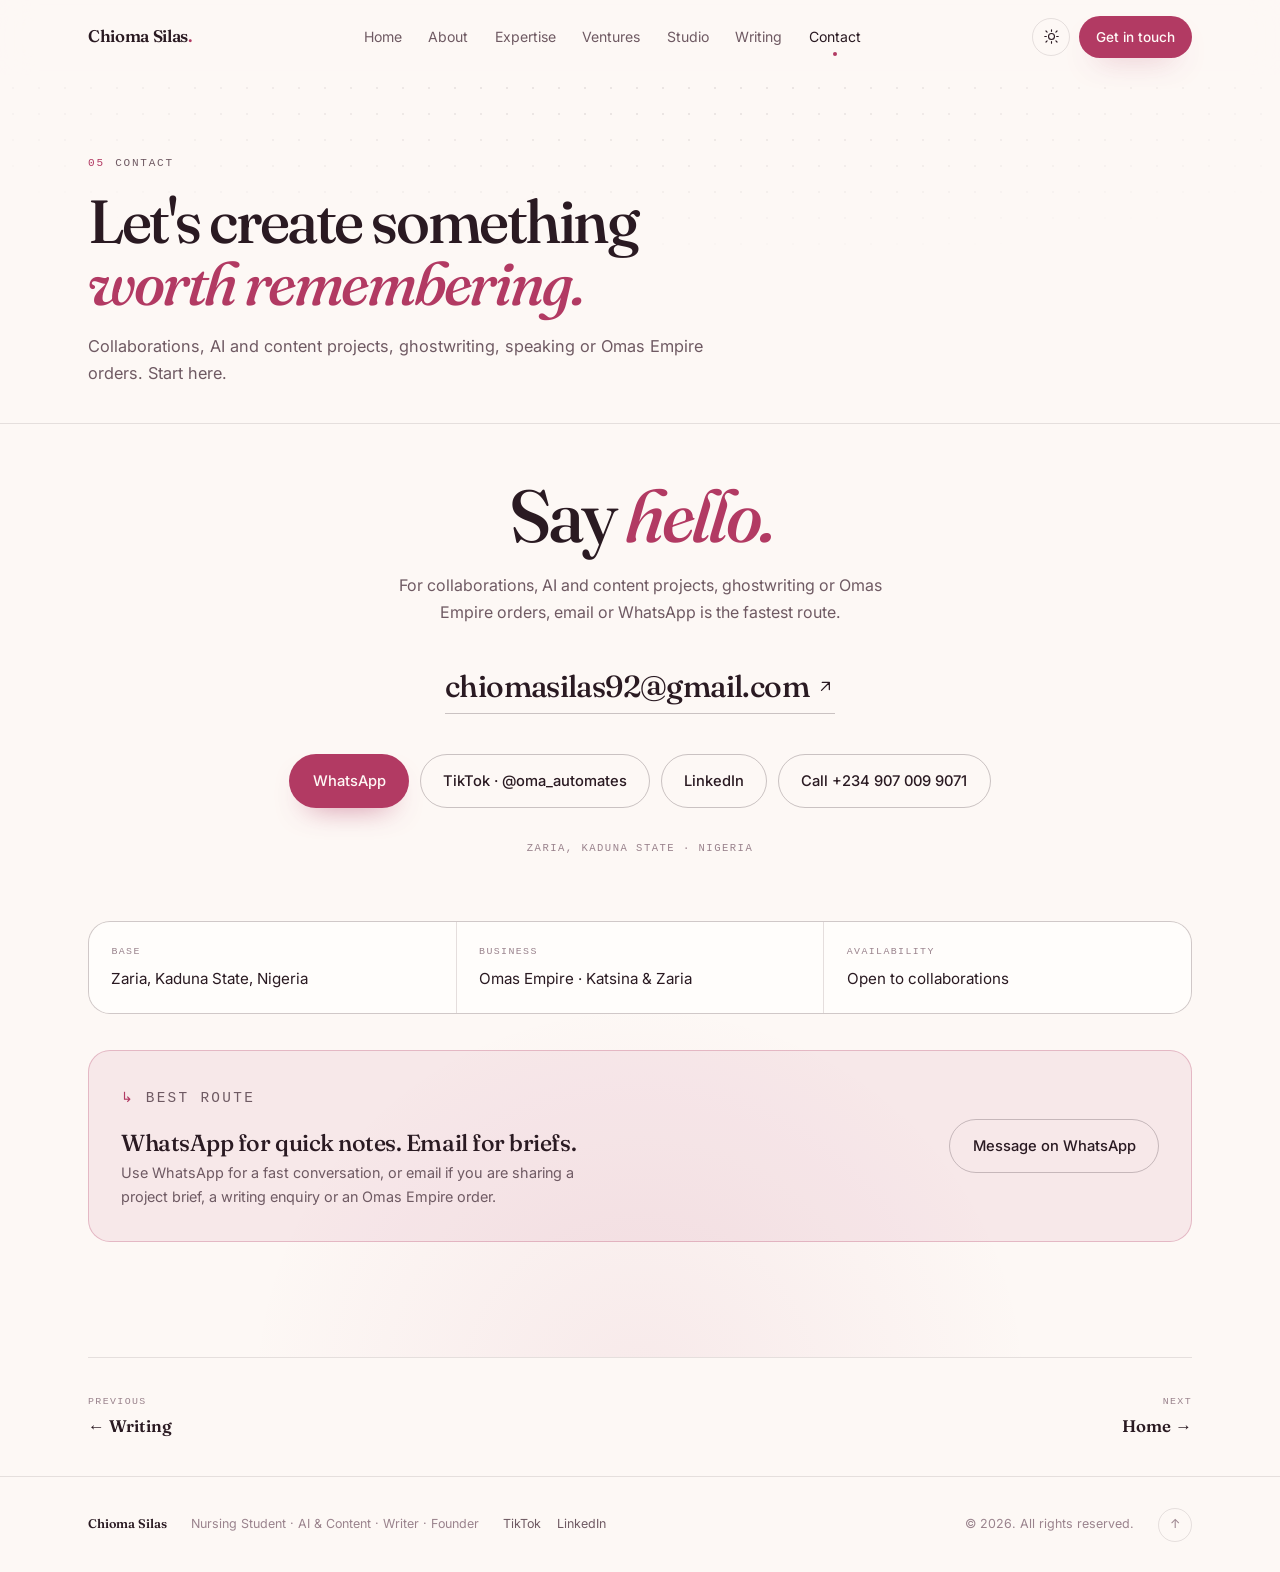
<file: contact.html>
<!doctype html>
<html lang="en" data-theme="light">
<head>
  <meta charset="utf-8" />
  <meta name="application-name" content="Chioma Silas" />
  <meta name="apple-mobile-web-app-title" content="Chioma Silas" />
  <meta property="og:site_name" content="Chioma Silas" />
  <meta name="viewport" content="width=device-width, initial-scale=1" />

  <title>Chioma Silas</title>
  <meta name="description" content="Contact Chioma Silas for AI automation, content, writing, ghostwriting and Omas Empire enquiries. Based in Zaria, Kaduna State, Nigeria." />
  <meta name="author" content="Chioma Silas" />
  <meta name="theme-color" content="#fbf7f2" />

  <meta property="og:type" content="website" />
  <meta property="og:title" content="Chioma Silas" />
  <meta property="og:description" content="Contact Chioma Silas for AI automation, content, writing, ghostwriting and Omas Empire enquiries." />
  <meta property="og:image" content="https://chiomasilas.onrender.com/assets/img/og-cover.png" />
  <meta name="twitter:image" content="https://chiomasilas.onrender.com/assets/img/og-cover.png" />
  <meta property="og:url" content="https://chiomasilas.onrender.com/contact.html" />
  <meta name="twitter:card" content="summary_large_image" />

  <link rel="icon" href="assets/img/favicon.ico?v=2" sizes="any" />
  <link rel="icon" type="image/png" sizes="64x64" href="assets/img/favicon-64.png?v=2" />
  <link rel="apple-touch-icon" sizes="180x180" href="assets/img/apple-touch-icon.png?v=2" />
  <link rel="manifest" href="site.webmanifest" />

  <link rel="preconnect" href="https://fonts.googleapis.com" />
  <link rel="preconnect" href="https://fonts.gstatic.com" crossorigin />
  <link href="https://fonts.googleapis.com/css2?family=Fraunces:ital,opsz,wght@0,9..144,300..700;1,9..144,300..700&family=Inter:wght@300..600&display=swap" rel="stylesheet" />

  <link rel="stylesheet" href="assets/css/styles.css" />

  <script type="application/ld+json">
  {
    "@context": "https://schema.org",
    "@type": "Person",
    "name": "Chioma Silas",
    "jobTitle": "Nursing Student, AI Automation Learner, Writer & Founder",
    "birthDate": "--04-29",
    "birthPlace": { "@type": "Place", "name": "Zaria, Kaduna State, Nigeria" },
    "email": "mailto:chiomasilas92@gmail.com",
    "telephone": "+2349070099071",
    "image": "https://chiomasilas.onrender.com/assets/img/chioma.jpg",
    "sameAs": [
      "https://www.tiktok.com/@oma_automates",
      "https://www.linkedin.com/in/chioma-silas-b82951314"
    ],
    "affiliation": [
      { "@type": "Organization", "name": "Oma AI and Tech" },
      { "@type": "Organization", "name": "Omas Empire" }
    ],
    "knowsAbout": [
      "Nursing", "AI Automation", "n8n", "Docker", "Business Process Automation",
      "AI Video Creation", "UGC Content Production", "Prompt Engineering",
      "Romance Fiction", "Ghostwriting", "Digital Publishing", "Entrepreneurship"
    ]
  }
  </script>
</head>
<body data-page="contact.html">
  <a class="skip-link" href="#main">Skip to content</a>

  <header class="site-header" id="site-header">
    <div class="container header-inner">
      <a class="brand" href="index.html" aria-label="Chioma Silas, home page">
        <span class="brand-text">Chioma Silas<span class="brand-dot">.</span></span>
      </a>

      <nav class="nav" id="nav" aria-label="Primary">
        <a href="index.html">Home</a>
        <a href="about.html">About</a>
        <a href="expertise.html">Expertise</a>
        <a href="ventures.html">Ventures</a>
        <a href="studio.html">Studio</a>
        <a href="writing.html">Writing</a>
        <a href="contact.html" aria-current="page">Contact</a>
      </nav>

      <div class="header-actions">
        <button class="icon-btn" id="theme-toggle" type="button" aria-label="Switch theme" aria-pressed="false">
          <svg class="ico ico-sun" viewBox="0 0 24 24" fill="none" stroke="currentColor" stroke-width="1.6" stroke-linecap="round" aria-hidden="true">
            <circle cx="12" cy="12" r="4.2"/><path d="M12 2.5v2.2M12 19.3v2.2M4.2 4.2l1.6 1.6M18.2 18.2l1.6 1.6M2.5 12h2.2M19.3 12h2.2M4.2 19.8l1.6-1.6M18.2 5.8l1.6-1.6"/>
          </svg>
          <svg class="ico ico-moon" viewBox="0 0 24 24" fill="none" stroke="currentColor" stroke-width="1.6" stroke-linecap="round" stroke-linejoin="round" aria-hidden="true">
            <path d="M20 14.2A8.4 8.4 0 0 1 9.8 4a8.6 8.6 0 1 0 10.2 10.2Z"/>
          </svg>
        </button>

        <a class="btn btn-sm btn-primary header-cta" href="contact.html">Get in touch</a>

        <button class="icon-btn menu-btn" id="menu-btn" type="button" aria-label="Open menu" aria-expanded="false" aria-controls="nav">
          <span class="menu-bars" aria-hidden="true"><i></i><i></i></span>
        </button>
      </div>
    </div>
  </header>

  <main id="main">
    <section class="page-head grid-bg" id="top">
      <div class="container">
        <p class="eyebrow"><span class="idx">05</span> Contact</p>
        <h1 class="page-title">Let's create something<br /><em>worth remembering.</em></h1>
        <p class="page-sub">Collaborations, AI and content projects, ghostwriting, speaking or Omas Empire orders. Start here.</p>
      </div>
    </section>

    <section class="section contact">
      <div class="container">
        <div class="contact-inner reveal">
          <h2 class="contact-title">Say <em>hello.</em></h2>
          <p class="contact-sub">
            For collaborations, AI and content projects, ghostwriting or Omas
            Empire orders, email or WhatsApp is the fastest route.
          </p>

          <div class="contact-links">
            <a class="contact-mail" href="mailto:chiomasilas92@gmail.com">
              chiomasilas92@gmail.com
              <svg viewBox="0 0 24 24" fill="none" stroke="currentColor" stroke-width="1.6" stroke-linecap="round" stroke-linejoin="round" aria-hidden="true"><path d="M7 17 17 7M8 7h9v9"/></svg>
            </a>
          </div>

          <div class="contact-actions">
            <a class="btn btn-primary" href="https://wa.me/2349070099071" target="_blank" rel="noopener">WhatsApp</a>
            <a class="btn btn-ghost" href="https://www.tiktok.com/@oma_automates" target="_blank" rel="noopener">TikTok · @oma_automates</a>
            <a class="btn btn-ghost" href="https://www.linkedin.com/in/chioma-silas-b82951314" target="_blank" rel="noopener">LinkedIn</a>
            <a class="btn btn-ghost" href="tel:+2349070099071">Call +234 907 009 9071</a>
          </div>

          <p class="contact-loc">Zaria, Kaduna State · Nigeria</p>
        </div>

        <div class="info-grid reveal">
          <div class="info-cell">
            <span class="info-k">Base</span>
            <span class="info-v">Zaria, Kaduna State, Nigeria</span>
          </div>
          <div class="info-cell">
            <span class="info-k">Business</span>
            <span class="info-v">Omas Empire · Katsina &amp; Zaria</span>
          </div>
          <div class="info-cell">
            <span class="info-k">Availability</span>
            <span class="info-v">Open to collaborations</span>
          </div>
        </div>

        <div class="note reveal">
          <div class="note-copy">
            <p class="eyebrow"><span class="idx">↳</span> Best route</p>
            <h3>WhatsApp for quick notes. Email for briefs.</h3>
            <p>Use WhatsApp for a fast conversation, or email if you are sharing a project brief, a writing enquiry or an Omas Empire order.</p>
          </div>
          <a class="btn btn-ghost" href="https://wa.me/2349070099071" target="_blank" rel="noopener">Message on WhatsApp</a>
        </div>
      </div>
    </section>

    <div class="container">
      <nav class="pager" aria-label="Page navigation">
        <a class="pager-link" href="writing.html"><span class="pager-k">Previous</span><span class="pager-v">← Writing</span></a>
        <a class="pager-link pager-next" href="index.html"><span class="pager-k">Next</span><span class="pager-v">Home →</span></a>
      </nav>
    </div>
  </main>

  <footer class="site-footer">
    <div class="container footer-inner">
      <p class="footer-name">Chioma Silas</p>
      <p class="footer-note">Nursing Student · AI &amp; Content · Writer · Founder</p>
      <p class="footer-social">
        <a href="https://www.tiktok.com/@oma_automates" target="_blank" rel="noopener">TikTok</a>
        <a href="https://www.linkedin.com/in/chioma-silas-b82951314" target="_blank" rel="noopener">LinkedIn</a>
      </p>
      <p class="footer-legal">© <span id="year">2026</span>. All rights reserved.</p>
      <a class="to-top" href="#top" aria-label="Back to top">↑</a>
    </div>
  </footer>

  <script src="assets/js/main.js" defer></script>
</body>
</html>
</file>
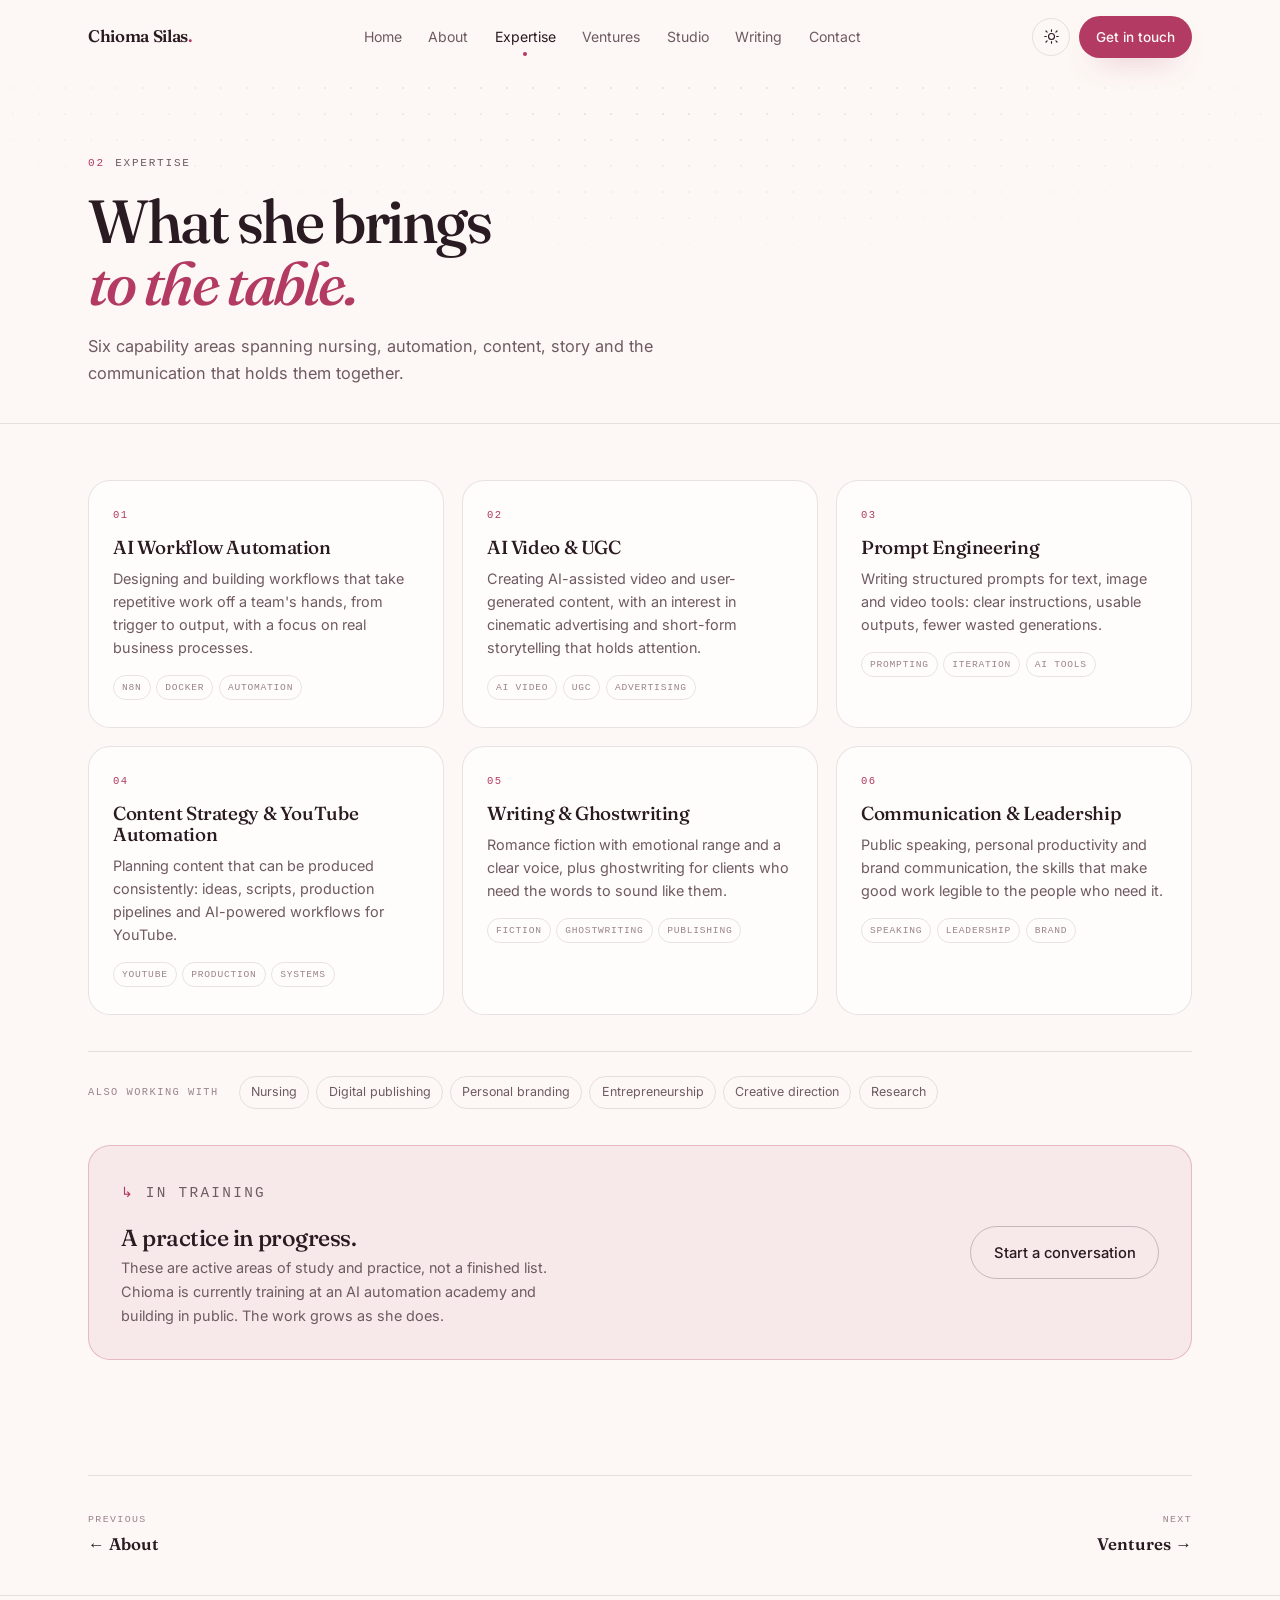
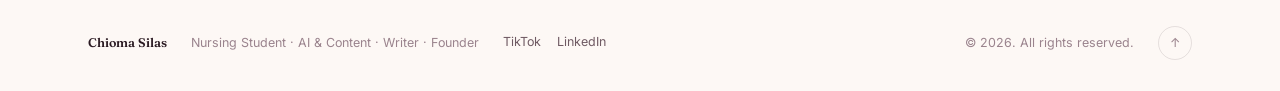
<file: expertise.html>
<!doctype html>
<html lang="en" data-theme="light">
<head>
  <meta charset="utf-8" />
  <meta name="application-name" content="Chioma Silas" />
  <meta name="apple-mobile-web-app-title" content="Chioma Silas" />
  <meta property="og:site_name" content="Chioma Silas" />
  <meta name="viewport" content="width=device-width, initial-scale=1" />

  <title>Chioma Silas</title>
  <meta name="description" content="Chioma Silas works across AI workflow automation, AI video and UGC, prompt engineering, content strategy, romance writing, ghostwriting and communication." />
  <meta name="author" content="Chioma Silas" />
  <meta name="theme-color" content="#fbf7f2" />

  <meta property="og:type" content="website" />
  <meta property="og:title" content="Chioma Silas" />
  <meta property="og:description" content="AI workflow automation, AI video and UGC, prompt engineering, content strategy, romance writing and ghostwriting." />
  <meta property="og:image" content="https://chiomasilas.onrender.com/assets/img/og-cover.png" />
  <meta name="twitter:image" content="https://chiomasilas.onrender.com/assets/img/og-cover.png" />
  <meta property="og:url" content="https://chiomasilas.onrender.com/expertise.html" />
  <meta name="twitter:card" content="summary_large_image" />

  <link rel="icon" href="assets/img/favicon.ico?v=2" sizes="any" />
  <link rel="icon" type="image/png" sizes="64x64" href="assets/img/favicon-64.png?v=2" />
  <link rel="apple-touch-icon" sizes="180x180" href="assets/img/apple-touch-icon.png?v=2" />
  <link rel="manifest" href="site.webmanifest" />

  <link rel="preconnect" href="https://fonts.googleapis.com" />
  <link rel="preconnect" href="https://fonts.gstatic.com" crossorigin />
  <link href="https://fonts.googleapis.com/css2?family=Fraunces:ital,opsz,wght@0,9..144,300..700;1,9..144,300..700&family=Inter:wght@300..600&display=swap" rel="stylesheet" />

  <link rel="stylesheet" href="assets/css/styles.css" />

  <script type="application/ld+json">
  {
    "@context": "https://schema.org",
    "@type": "Person",
    "name": "Chioma Silas",
    "jobTitle": "Nursing Student, AI Automation Learner, Writer & Founder",
    "birthDate": "--04-29",
    "birthPlace": { "@type": "Place", "name": "Zaria, Kaduna State, Nigeria" },
    "email": "mailto:chiomasilas92@gmail.com",
    "telephone": "+2349070099071",
    "image": "https://chiomasilas.onrender.com/assets/img/chioma.jpg",
    "sameAs": [
      "https://www.tiktok.com/@oma_automates",
      "https://www.linkedin.com/in/chioma-silas-b82951314"
    ],
    "affiliation": [
      { "@type": "Organization", "name": "Oma AI and Tech" },
      { "@type": "Organization", "name": "Omas Empire" }
    ],
    "knowsAbout": [
      "Nursing", "AI Automation", "n8n", "Docker", "Business Process Automation",
      "AI Video Creation", "UGC Content Production", "Prompt Engineering",
      "Romance Fiction", "Ghostwriting", "Digital Publishing", "Entrepreneurship"
    ]
  }
  </script>
</head>
<body data-page="expertise.html">
  <a class="skip-link" href="#main">Skip to content</a>

  <header class="site-header" id="site-header">
    <div class="container header-inner">
      <a class="brand" href="index.html" aria-label="Chioma Silas, home page">
        <span class="brand-text">Chioma Silas<span class="brand-dot">.</span></span>
      </a>

      <nav class="nav" id="nav" aria-label="Primary">
        <a href="index.html">Home</a>
        <a href="about.html">About</a>
        <a href="expertise.html" aria-current="page">Expertise</a>
        <a href="ventures.html">Ventures</a>
        <a href="studio.html">Studio</a>
        <a href="writing.html">Writing</a>
        <a href="contact.html">Contact</a>
      </nav>

      <div class="header-actions">
        <button class="icon-btn" id="theme-toggle" type="button" aria-label="Switch theme" aria-pressed="false">
          <svg class="ico ico-sun" viewBox="0 0 24 24" fill="none" stroke="currentColor" stroke-width="1.6" stroke-linecap="round" aria-hidden="true">
            <circle cx="12" cy="12" r="4.2"/><path d="M12 2.5v2.2M12 19.3v2.2M4.2 4.2l1.6 1.6M18.2 18.2l1.6 1.6M2.5 12h2.2M19.3 12h2.2M4.2 19.8l1.6-1.6M18.2 5.8l1.6-1.6"/>
          </svg>
          <svg class="ico ico-moon" viewBox="0 0 24 24" fill="none" stroke="currentColor" stroke-width="1.6" stroke-linecap="round" stroke-linejoin="round" aria-hidden="true">
            <path d="M20 14.2A8.4 8.4 0 0 1 9.8 4a8.6 8.6 0 1 0 10.2 10.2Z"/>
          </svg>
        </button>

        <a class="btn btn-sm btn-primary header-cta" href="contact.html">Get in touch</a>

        <button class="icon-btn menu-btn" id="menu-btn" type="button" aria-label="Open menu" aria-expanded="false" aria-controls="nav">
          <span class="menu-bars" aria-hidden="true"><i></i><i></i></span>
        </button>
      </div>
    </div>
  </header>

  <main id="main">
    <section class="page-head grid-bg" id="top">
      <div class="container">
        <p class="eyebrow"><span class="idx">02</span> Expertise</p>
        <h1 class="page-title">What she brings<br /><em>to the table.</em></h1>
        <p class="page-sub">Six capability areas spanning nursing, automation, content, story and the communication that holds them together.</p>
      </div>
    </section>

    <section class="section">
      <div class="container">
        <div class="cap-grid">
          <article class="cap reveal">
            <span class="cap-no">01</span>
            <h2>AI Workflow Automation</h2>
            <p>Designing and building workflows that take repetitive work off a team's hands, from trigger to output, with a focus on real business processes.</p>
            <ul class="cap-tools"><li>n8n</li><li>Docker</li><li>Automation</li></ul>
          </article>

          <article class="cap reveal">
            <span class="cap-no">02</span>
            <h2>AI Video &amp; UGC</h2>
            <p>Creating AI-assisted video and user-generated content, with an interest in cinematic advertising and short-form storytelling that holds attention.</p>
            <ul class="cap-tools"><li>AI video</li><li>UGC</li><li>Advertising</li></ul>
          </article>

          <article class="cap reveal">
            <span class="cap-no">03</span>
            <h2>Prompt Engineering</h2>
            <p>Writing structured prompts for text, image and video tools: clear instructions, usable outputs, fewer wasted generations.</p>
            <ul class="cap-tools"><li>Prompting</li><li>Iteration</li><li>AI tools</li></ul>
          </article>

          <article class="cap reveal">
            <span class="cap-no">04</span>
            <h2>Content Strategy &amp; YouTube Automation</h2>
            <p>Planning content that can be produced consistently: ideas, scripts, production pipelines and AI-powered workflows for YouTube.</p>
            <ul class="cap-tools"><li>YouTube</li><li>Production</li><li>Systems</li></ul>
          </article>

          <article class="cap reveal">
            <span class="cap-no">05</span>
            <h2>Writing &amp; Ghostwriting</h2>
            <p>Romance fiction with emotional range and a clear voice, plus ghostwriting for clients who need the words to sound like them.</p>
            <ul class="cap-tools"><li>Fiction</li><li>Ghostwriting</li><li>Publishing</li></ul>
          </article>

          <article class="cap reveal">
            <span class="cap-no">06</span>
            <h2>Communication &amp; Leadership</h2>
            <p>Public speaking, personal productivity and brand communication, the skills that make good work legible to the people who need it.</p>
            <ul class="cap-tools"><li>Speaking</li><li>Leadership</li><li>Brand</li></ul>
          </article>
        </div>

        <div class="also reveal">
          <span class="also-k">Also working with</span>
          <ul>
            <li>Nursing</li>
            <li>Digital publishing</li>
            <li>Personal branding</li>
            <li>Entrepreneurship</li>
            <li>Creative direction</li>
            <li>Research</li>
          </ul>
        </div>

        <div class="note reveal">
          <div class="note-copy">
            <p class="eyebrow"><span class="idx">↳</span> In training</p>
            <h3>A practice in progress.</h3>
            <p>These are active areas of study and practice, not a finished list. Chioma is currently training at an AI automation academy and building in public. The work grows as she does.</p>
          </div>
          <a class="btn btn-ghost" href="contact.html">Start a conversation</a>
        </div>
      </div>
    </section>

    <div class="container">
      <nav class="pager" aria-label="Page navigation">
        <a class="pager-link" href="about.html"><span class="pager-k">Previous</span><span class="pager-v">← About</span></a>
        <a class="pager-link pager-next" href="ventures.html"><span class="pager-k">Next</span><span class="pager-v">Ventures →</span></a>
      </nav>
    </div>
  </main>

  <footer class="site-footer">
    <div class="container footer-inner">
      <p class="footer-name">Chioma Silas</p>
      <p class="footer-note">Nursing Student · AI &amp; Content · Writer · Founder</p>
      <p class="footer-social">
        <a href="https://www.tiktok.com/@oma_automates" target="_blank" rel="noopener">TikTok</a>
        <a href="https://www.linkedin.com/in/chioma-silas-b82951314" target="_blank" rel="noopener">LinkedIn</a>
      </p>
      <p class="footer-legal">© <span id="year">2026</span>. All rights reserved.</p>
      <a class="to-top" href="#top" aria-label="Back to top">↑</a>
    </div>
  </footer>

  <script src="assets/js/main.js" defer></script>
</body>
</html>
</file>
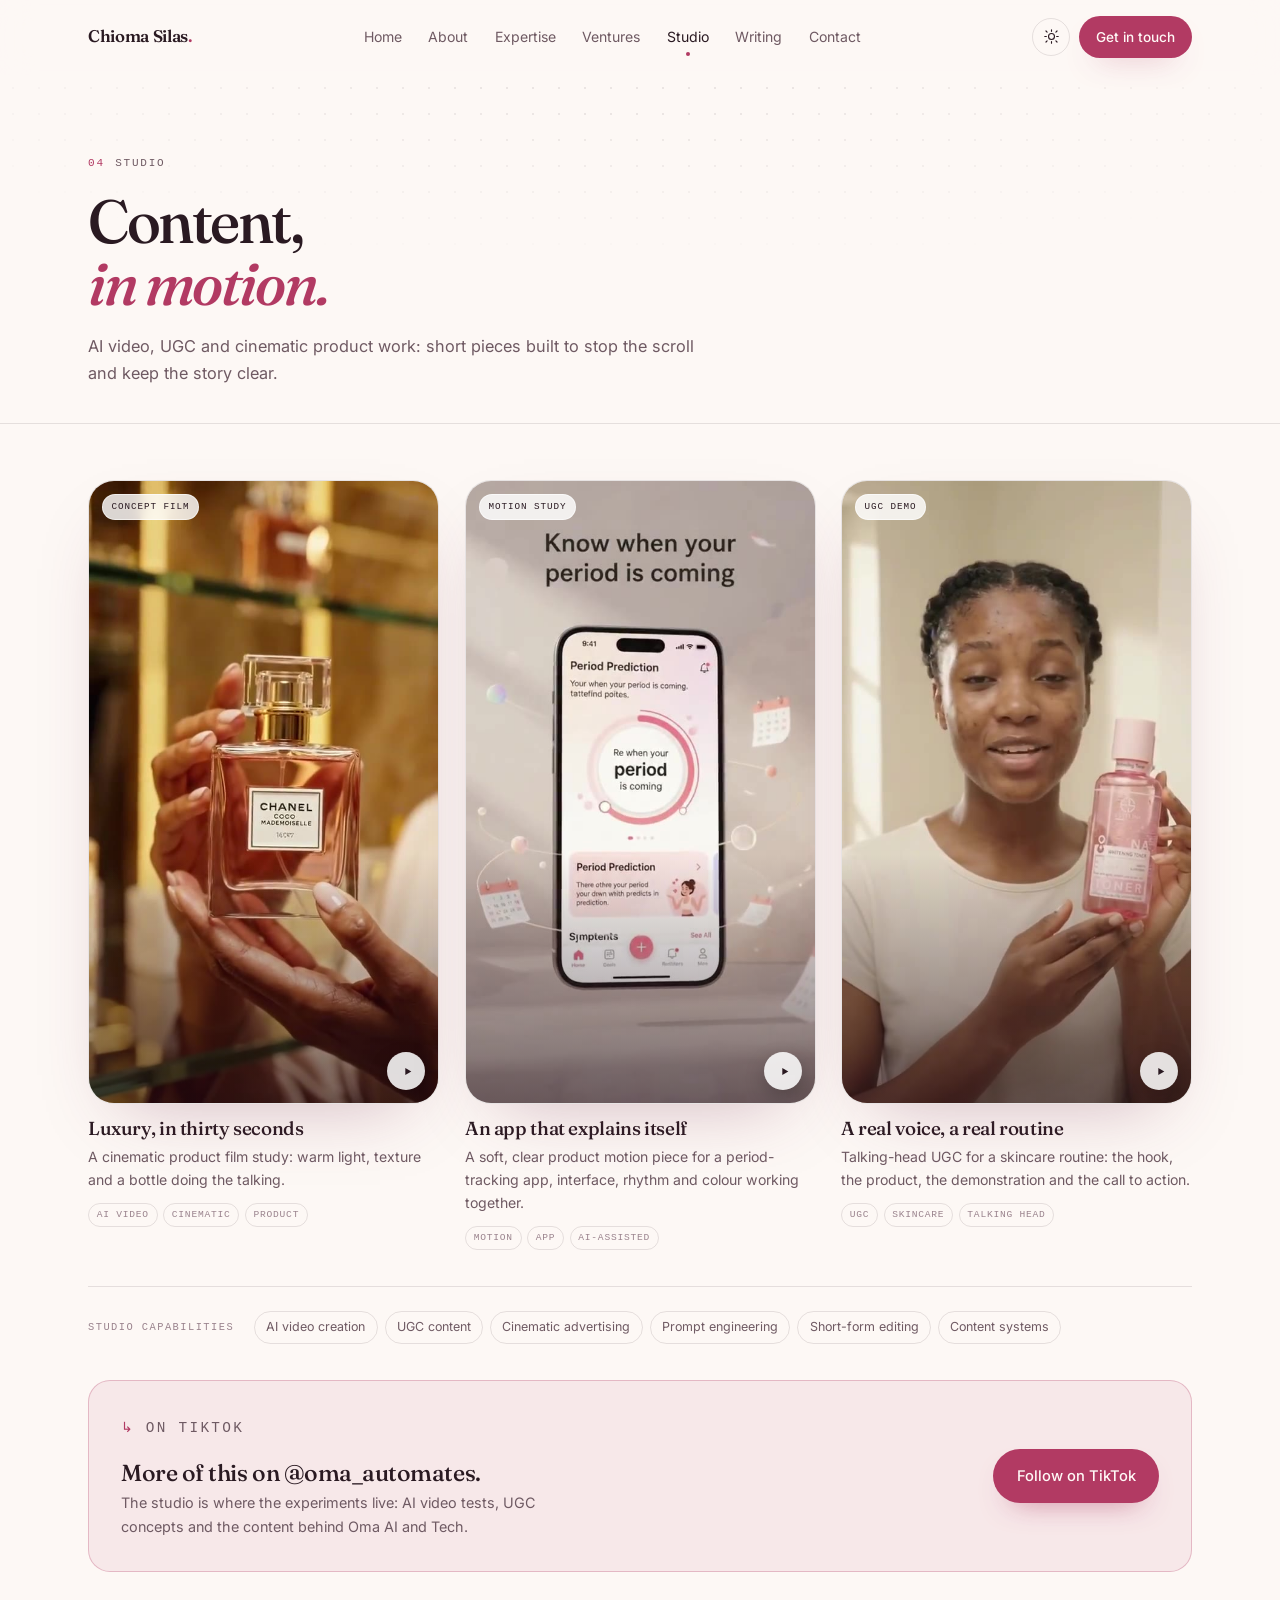
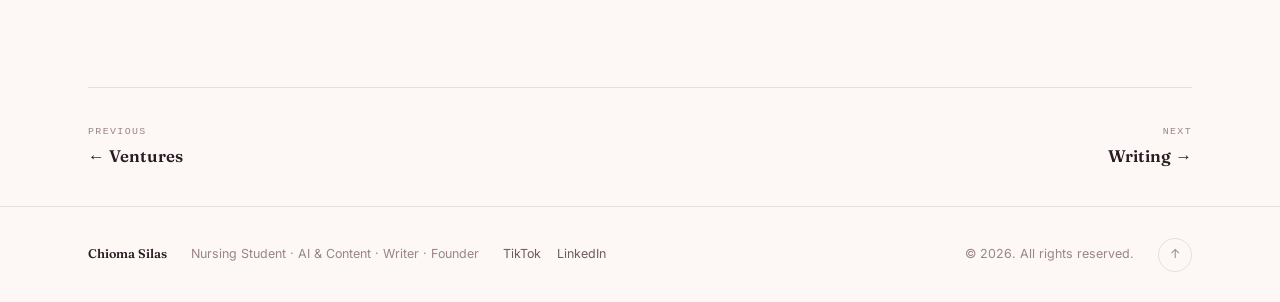
<file: studio.html>
<!doctype html>
<html lang="en" data-theme="light">
<head>
  <meta charset="utf-8" />
  <meta name="application-name" content="Chioma Silas" />
  <meta name="apple-mobile-web-app-title" content="Chioma Silas" />
  <meta property="og:site_name" content="Chioma Silas" />
  <meta name="viewport" content="width=device-width, initial-scale=1" />

  <title>Chioma Silas</title>
  <meta name="description" content="Studio work by Chioma Silas: AI video, UGC content, cinematic product films and motion studies. Follow @oma_automates on TikTok." />
  <meta name="author" content="Chioma Silas" />
  <meta name="theme-color" content="#fdf8f5" />

  <meta property="og:type" content="website" />
  <meta property="og:title" content="Chioma Silas" />
  <meta property="og:description" content="AI video, UGC content, cinematic product films and motion studies." />
  <meta property="og:image" content="https://chiomasilas.onrender.com/assets/img/og-cover.png" />
  <meta name="twitter:image" content="https://chiomasilas.onrender.com/assets/img/og-cover.png" />
  <meta property="og:url" content="https://chiomasilas.onrender.com/studio.html" />
  <meta name="twitter:card" content="summary_large_image" />

  <link rel="icon" href="assets/img/favicon.ico?v=2" sizes="any" />
  <link rel="icon" type="image/png" sizes="64x64" href="assets/img/favicon-64.png?v=2" />
  <link rel="apple-touch-icon" sizes="180x180" href="assets/img/apple-touch-icon.png?v=2" />
  <link rel="manifest" href="site.webmanifest" />

  <link rel="preconnect" href="https://fonts.googleapis.com" />
  <link rel="preconnect" href="https://fonts.gstatic.com" crossorigin />
  <link href="https://fonts.googleapis.com/css2?family=Fraunces:ital,opsz,wght@0,9..144,300..700;1,9..144,300..700&family=Inter:wght@300..600&display=swap" rel="stylesheet" />

  <link rel="stylesheet" href="assets/css/styles.css" />

  <script type="application/ld+json">
  {
    "@context": "https://schema.org",
    "@type": "Person",
    "name": "Chioma Silas",
    "jobTitle": "Nursing Student, AI Automation Learner, Writer & Founder",
    "birthDate": "--04-29",
    "birthPlace": { "@type": "Place", "name": "Zaria, Kaduna State, Nigeria" },
    "email": "mailto:chiomasilas92@gmail.com",
    "telephone": "+2349070099071",
    "image": "https://chiomasilas.onrender.com/assets/img/chioma.jpg",
    "sameAs": [
      "https://www.tiktok.com/@oma_automates",
      "https://www.linkedin.com/in/chioma-silas-b82951314"
    ],
    "affiliation": [
      { "@type": "Organization", "name": "Oma AI and Tech" },
      { "@type": "Organization", "name": "Omas Empire" }
    ],
    "knowsAbout": [
      "Nursing", "AI Automation", "n8n", "Docker", "Business Process Automation",
      "AI Video Creation", "UGC Content Production", "Prompt Engineering",
      "Romance Fiction", "Ghostwriting", "Digital Publishing", "Entrepreneurship"
    ]
  }
  </script>
</head>
<body data-page="studio.html">
  <a class="skip-link" href="#main">Skip to content</a>

  <header class="site-header" id="site-header">
    <div class="container header-inner">
      <a class="brand" href="index.html" aria-label="Chioma Silas, home page">
        <span class="brand-text">Chioma Silas<span class="brand-dot">.</span></span>
      </a>

      <nav class="nav" id="nav" aria-label="Primary">
        <a href="index.html">Home</a>
        <a href="about.html">About</a>
        <a href="expertise.html">Expertise</a>
        <a href="ventures.html">Ventures</a>
        <a href="studio.html" aria-current="page">Studio</a>
        <a href="writing.html">Writing</a>
        <a href="contact.html">Contact</a>
      </nav>

      <div class="header-actions">
        <button class="icon-btn" id="theme-toggle" type="button" aria-label="Switch theme" aria-pressed="false">
          <svg class="ico ico-sun" viewBox="0 0 24 24" fill="none" stroke="currentColor" stroke-width="1.6" stroke-linecap="round" aria-hidden="true">
            <circle cx="12" cy="12" r="4.2"/><path d="M12 2.5v2.2M12 19.3v2.2M4.2 4.2l1.6 1.6M18.2 18.2l1.6 1.6M2.5 12h2.2M19.3 12h2.2M4.2 19.8l1.6-1.6M18.2 5.8l1.6-1.6"/>
          </svg>
          <svg class="ico ico-moon" viewBox="0 0 24 24" fill="none" stroke="currentColor" stroke-width="1.6" stroke-linecap="round" stroke-linejoin="round" aria-hidden="true">
            <path d="M20 14.2A8.4 8.4 0 0 1 9.8 4a8.6 8.6 0 1 0 10.2 10.2Z"/>
          </svg>
        </button>

        <a class="btn btn-sm btn-primary header-cta" href="contact.html">Get in touch</a>

        <button class="icon-btn menu-btn" id="menu-btn" type="button" aria-label="Open menu" aria-expanded="false" aria-controls="nav">
          <span class="menu-bars" aria-hidden="true"><i></i><i></i></span>
        </button>
      </div>
    </div>
  </header>

  <main id="main">
    <section class="page-head grid-bg" id="top">
      <div class="container">
        <p class="eyebrow"><span class="idx">04</span> Studio</p>
        <h1 class="page-title">Content,<br /><em>in motion.</em></h1>
        <p class="page-sub">AI video, UGC and cinematic product work: short pieces built to stop the scroll and keep the story clear.</p>
      </div>
    </section>

    <section class="section">
      <div class="container">
        <div class="studio-grid">
          <article class="reel reveal">
            <div class="reel-media">
              <video class="studio-video" data-src="assets/video/studio-cinematic.mp4" poster="assets/img/studio/cinematic.jpg" muted loop playsinline preload="none" aria-label="Cinematic perfume concept film"></video>
              <span class="reel-chip">Concept film</span>
              <span class="reel-play" aria-hidden="true"><svg viewBox="0 0 24 24" fill="currentColor"><path d="M8 5.5v13l11-6.5-11-6.5Z"/></svg></span>
            </div>
            <div class="reel-meta">
              <h2>Luxury, in thirty seconds</h2>
              <p>A cinematic product film study: warm light, texture and a bottle doing the talking.</p>
              <ul class="reel-tags"><li>AI video</li><li>Cinematic</li><li>Product</li></ul>
            </div>
          </article>

          <article class="reel reveal">
            <div class="reel-media">
              <video class="studio-video" data-src="assets/video/studio-app.mp4" poster="assets/img/studio/app.jpg" muted loop playsinline preload="none" aria-label="Period tracker app motion study"></video>
              <span class="reel-chip">Motion study</span>
              <span class="reel-play" aria-hidden="true"><svg viewBox="0 0 24 24" fill="currentColor"><path d="M8 5.5v13l11-6.5-11-6.5Z"/></svg></span>
            </div>
            <div class="reel-meta">
              <h2>An app that explains itself</h2>
              <p>A soft, clear product motion piece for a period-tracking app, interface, rhythm and colour working together.</p>
              <ul class="reel-tags"><li>Motion</li><li>App</li><li>AI-assisted</li></ul>
            </div>
          </article>

          <article class="reel reveal">
            <div class="reel-media">
              <video class="studio-video" data-src="assets/video/studio-ugc.mp4" poster="assets/img/studio/ugc.jpg" muted loop playsinline preload="none" aria-label="Skincare UGC demo"></video>
              <span class="reel-chip">UGC demo</span>
              <span class="reel-play" aria-hidden="true"><svg viewBox="0 0 24 24" fill="currentColor"><path d="M8 5.5v13l11-6.5-11-6.5Z"/></svg></span>
            </div>
            <div class="reel-meta">
              <h2>A real voice, a real routine</h2>
              <p>Talking-head UGC for a skincare routine: the hook, the product, the demonstration and the call to action.</p>
              <ul class="reel-tags"><li>UGC</li><li>Skincare</li><li>Talking head</li></ul>
            </div>
          </article>
        </div>

        <div class="also reveal">
          <span class="also-k">Studio capabilities</span>
          <ul>
            <li>AI video creation</li>
            <li>UGC content</li>
            <li>Cinematic advertising</li>
            <li>Prompt engineering</li>
            <li>Short-form editing</li>
            <li>Content systems</li>
          </ul>
        </div>

        <div class="note reveal">
          <div class="note-copy">
            <p class="eyebrow"><span class="idx">↳</span> On TikTok</p>
            <h3>More of this on @oma_automates.</h3>
            <p>The studio is where the experiments live: AI video tests, UGC concepts and the content behind Oma AI and Tech.</p>
          </div>
          <a class="btn btn-primary" href="https://www.tiktok.com/@oma_automates" target="_blank" rel="noopener">Follow on TikTok</a>
        </div>
      </div>
    </section>

    <div class="container">
      <nav class="pager" aria-label="Page navigation">
        <a class="pager-link" href="ventures.html"><span class="pager-k">Previous</span><span class="pager-v">← Ventures</span></a>
        <a class="pager-link pager-next" href="writing.html"><span class="pager-k">Next</span><span class="pager-v">Writing →</span></a>
      </nav>
    </div>
  </main>

  <footer class="site-footer">
    <div class="container footer-inner">
      <p class="footer-name">Chioma Silas</p>
      <p class="footer-note">Nursing Student · AI &amp; Content · Writer · Founder</p>
      <p class="footer-social">
        <a href="https://www.tiktok.com/@oma_automates" target="_blank" rel="noopener">TikTok</a>
        <a href="https://www.linkedin.com/in/chioma-silas-b82951314" target="_blank" rel="noopener">LinkedIn</a>
      </p>
      <p class="footer-legal">© <span id="year">2026</span>. All rights reserved.</p>
      <a class="to-top" href="#top" aria-label="Back to top">↑</a>
    </div>
  </footer>

  <script src="assets/js/main.js" defer></script>
</body>
</html>
</file>
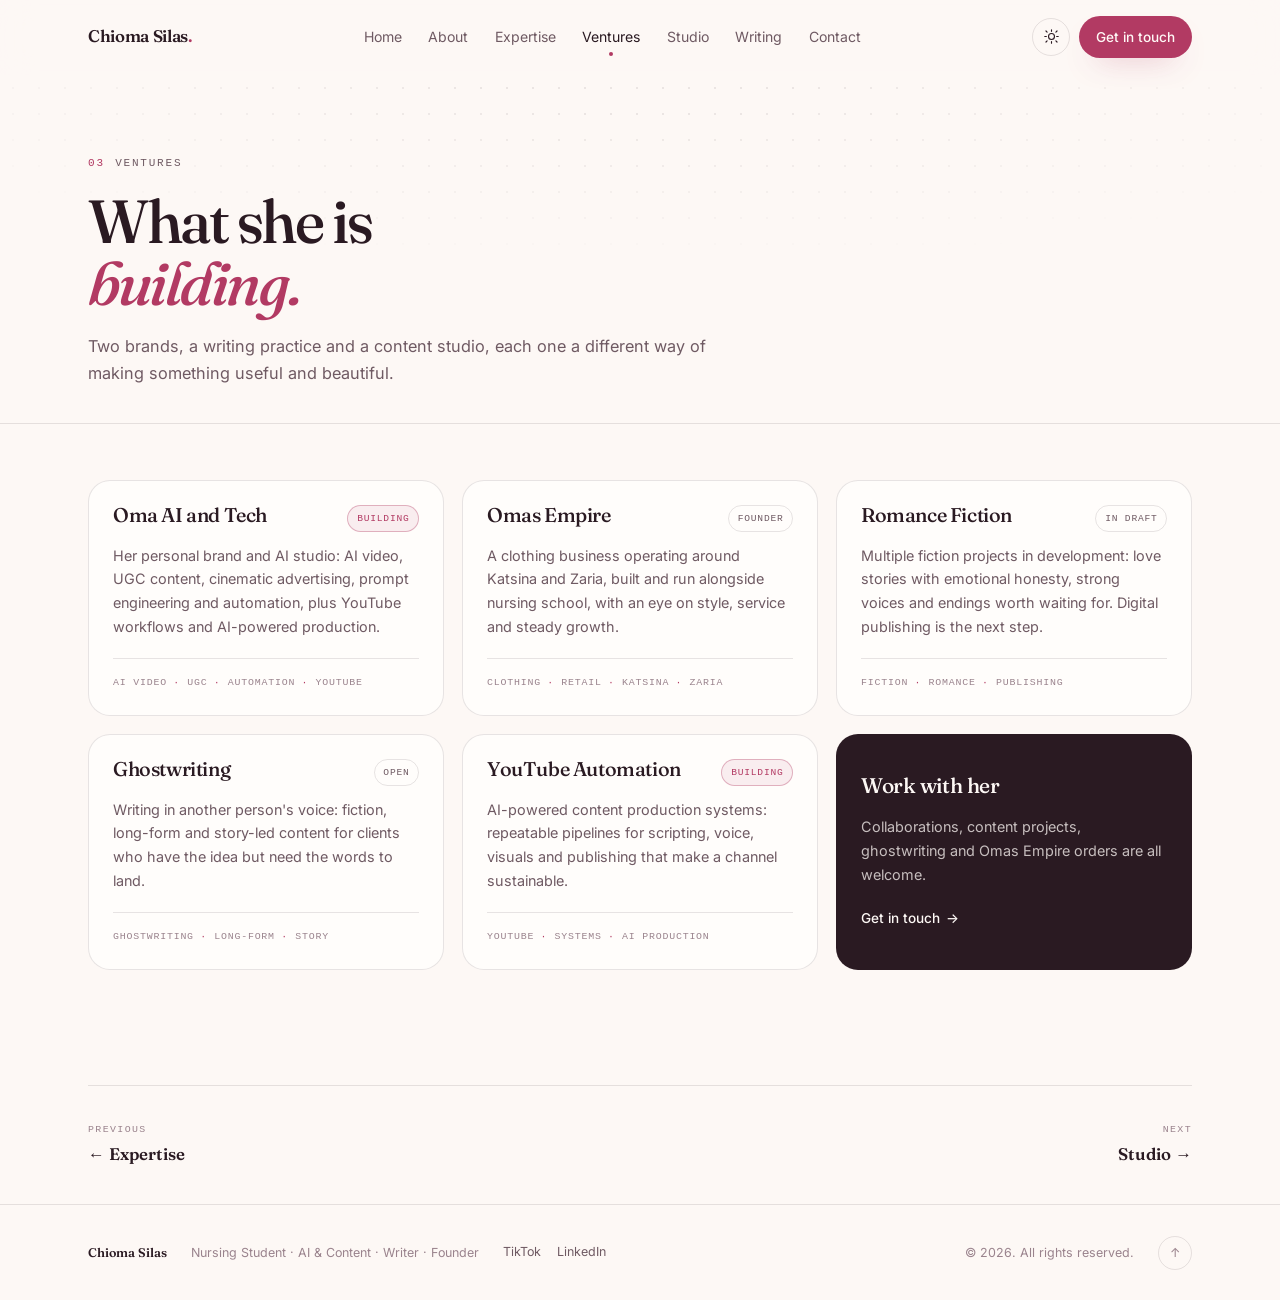
<file: ventures.html>
<!doctype html>
<html lang="en" data-theme="light">
<head>
  <meta charset="utf-8" />
  <meta name="application-name" content="Chioma Silas" />
  <meta name="apple-mobile-web-app-title" content="Chioma Silas" />
  <meta property="og:site_name" content="Chioma Silas" />
  <meta name="viewport" content="width=device-width, initial-scale=1" />

  <title>Chioma Silas</title>
  <meta name="description" content="Oma AI and Tech, Omas Empire, romance fiction, ghostwriting and YouTube automation: the brands and projects Chioma Silas is building." />
  <meta name="author" content="Chioma Silas" />
  <meta name="theme-color" content="#fbf7f2" />

  <meta property="og:type" content="website" />
  <meta property="og:title" content="Chioma Silas" />
  <meta property="og:description" content="Oma AI and Tech, Omas Empire, romance fiction, ghostwriting and YouTube automation." />
  <meta property="og:image" content="https://chiomasilas.onrender.com/assets/img/og-cover.png" />
  <meta name="twitter:image" content="https://chiomasilas.onrender.com/assets/img/og-cover.png" />
  <meta property="og:url" content="https://chiomasilas.onrender.com/ventures.html" />
  <meta name="twitter:card" content="summary_large_image" />

  <link rel="icon" href="assets/img/favicon.ico?v=2" sizes="any" />
  <link rel="icon" type="image/png" sizes="64x64" href="assets/img/favicon-64.png?v=2" />
  <link rel="apple-touch-icon" sizes="180x180" href="assets/img/apple-touch-icon.png?v=2" />
  <link rel="manifest" href="site.webmanifest" />

  <link rel="preconnect" href="https://fonts.googleapis.com" />
  <link rel="preconnect" href="https://fonts.gstatic.com" crossorigin />
  <link href="https://fonts.googleapis.com/css2?family=Fraunces:ital,opsz,wght@0,9..144,300..700;1,9..144,300..700&family=Inter:wght@300..600&display=swap" rel="stylesheet" />

  <link rel="stylesheet" href="assets/css/styles.css" />

  <script type="application/ld+json">
  {
    "@context": "https://schema.org",
    "@type": "Person",
    "name": "Chioma Silas",
    "jobTitle": "Nursing Student, AI Automation Learner, Writer & Founder",
    "birthDate": "--04-29",
    "birthPlace": { "@type": "Place", "name": "Zaria, Kaduna State, Nigeria" },
    "email": "mailto:chiomasilas92@gmail.com",
    "telephone": "+2349070099071",
    "image": "https://chiomasilas.onrender.com/assets/img/chioma.jpg",
    "sameAs": [
      "https://www.tiktok.com/@oma_automates",
      "https://www.linkedin.com/in/chioma-silas-b82951314"
    ],
    "affiliation": [
      { "@type": "Organization", "name": "Oma AI and Tech" },
      { "@type": "Organization", "name": "Omas Empire" }
    ],
    "knowsAbout": [
      "Nursing", "AI Automation", "n8n", "Docker", "Business Process Automation",
      "AI Video Creation", "UGC Content Production", "Prompt Engineering",
      "Romance Fiction", "Ghostwriting", "Digital Publishing", "Entrepreneurship"
    ]
  }
  </script>
</head>
<body data-page="ventures.html">
  <a class="skip-link" href="#main">Skip to content</a>

  <header class="site-header" id="site-header">
    <div class="container header-inner">
      <a class="brand" href="index.html" aria-label="Chioma Silas, home page">
        <span class="brand-text">Chioma Silas<span class="brand-dot">.</span></span>
      </a>

      <nav class="nav" id="nav" aria-label="Primary">
        <a href="index.html">Home</a>
        <a href="about.html">About</a>
        <a href="expertise.html">Expertise</a>
        <a href="ventures.html" aria-current="page">Ventures</a>
        <a href="studio.html">Studio</a>
        <a href="writing.html">Writing</a>
        <a href="contact.html">Contact</a>
      </nav>

      <div class="header-actions">
        <button class="icon-btn" id="theme-toggle" type="button" aria-label="Switch theme" aria-pressed="false">
          <svg class="ico ico-sun" viewBox="0 0 24 24" fill="none" stroke="currentColor" stroke-width="1.6" stroke-linecap="round" aria-hidden="true">
            <circle cx="12" cy="12" r="4.2"/><path d="M12 2.5v2.2M12 19.3v2.2M4.2 4.2l1.6 1.6M18.2 18.2l1.6 1.6M2.5 12h2.2M19.3 12h2.2M4.2 19.8l1.6-1.6M18.2 5.8l1.6-1.6"/>
          </svg>
          <svg class="ico ico-moon" viewBox="0 0 24 24" fill="none" stroke="currentColor" stroke-width="1.6" stroke-linecap="round" stroke-linejoin="round" aria-hidden="true">
            <path d="M20 14.2A8.4 8.4 0 0 1 9.8 4a8.6 8.6 0 1 0 10.2 10.2Z"/>
          </svg>
        </button>

        <a class="btn btn-sm btn-primary header-cta" href="contact.html">Get in touch</a>

        <button class="icon-btn menu-btn" id="menu-btn" type="button" aria-label="Open menu" aria-expanded="false" aria-controls="nav">
          <span class="menu-bars" aria-hidden="true"><i></i><i></i></span>
        </button>
      </div>
    </div>
  </header>

  <main id="main">
    <section class="page-head grid-bg" id="top">
      <div class="container">
        <p class="eyebrow"><span class="idx">03</span> Ventures</p>
        <h1 class="page-title">What she is<br /><em>building.</em></h1>
        <p class="page-sub">Two brands, a writing practice and a content studio, each one a different way of making something useful and beautiful.</p>
      </div>
    </section>

    <section class="section">
      <div class="container">
        <div class="venture-grid">
          <article class="venture reveal">
            <div class="venture-top">
              <h2>Oma AI and Tech</h2>
              <span class="chip chip-accent">Building</span>
            </div>
            <p>Her personal brand and AI studio: AI video, UGC content, cinematic advertising, prompt engineering and automation, plus YouTube workflows and AI-powered production.</p>
            <ul class="venture-tags">
              <li>AI video</li>
              <li>UGC</li>
              <li>Automation</li>
              <li>YouTube</li>
            </ul>
          </article>

          <article class="venture reveal">
            <div class="venture-top">
              <h2>Omas Empire</h2>
              <span class="chip">Founder</span>
            </div>
            <p>A clothing business operating around Katsina and Zaria, built and run alongside nursing school, with an eye on style, service and steady growth.</p>
            <ul class="venture-tags">
              <li>Clothing</li>
              <li>Retail</li>
              <li>Katsina</li>
              <li>Zaria</li>
            </ul>
          </article>

          <article class="venture reveal">
            <div class="venture-top">
              <h2>Romance Fiction</h2>
              <span class="chip">In draft</span>
            </div>
            <p>Multiple fiction projects in development: love stories with emotional honesty, strong voices and endings worth waiting for. Digital publishing is the next step.</p>
            <ul class="venture-tags">
              <li>Fiction</li>
              <li>Romance</li>
              <li>Publishing</li>
            </ul>
          </article>

          <article class="venture reveal">
            <div class="venture-top">
              <h2>Ghostwriting</h2>
              <span class="chip">Open</span>
            </div>
            <p>Writing in another person's voice: fiction, long-form and story-led content for clients who have the idea but need the words to land.</p>
            <ul class="venture-tags">
              <li>Ghostwriting</li>
              <li>Long-form</li>
              <li>Story</li>
            </ul>
          </article>

          <article class="venture reveal">
            <div class="venture-top">
              <h2>YouTube Automation</h2>
              <span class="chip chip-accent">Building</span>
            </div>
            <p>AI-powered content production systems: repeatable pipelines for scripting, voice, visuals and publishing that make a channel sustainable.</p>
            <ul class="venture-tags">
              <li>YouTube</li>
              <li>Systems</li>
              <li>AI production</li>
            </ul>
          </article>

          <article class="venture venture-cta reveal">
            <div class="venture-top">
              <h3>Work with her</h3>
            </div>
            <p>Collaborations, content projects, ghostwriting and Omas Empire orders are all welcome.</p>
            <a class="link-arrow" href="contact.html" style="color: var(--bg);">Get in touch <span aria-hidden="true">→</span></a>
          </article>
        </div>
      </div>
    </section>

    <div class="container">
      <nav class="pager" aria-label="Page navigation">
        <a class="pager-link" href="expertise.html"><span class="pager-k">Previous</span><span class="pager-v">← Expertise</span></a>
        <a class="pager-link pager-next" href="studio.html"><span class="pager-k">Next</span><span class="pager-v">Studio →</span></a>
      </nav>
    </div>
  </main>

  <footer class="site-footer">
    <div class="container footer-inner">
      <p class="footer-name">Chioma Silas</p>
      <p class="footer-note">Nursing Student · AI &amp; Content · Writer · Founder</p>
      <p class="footer-social">
        <a href="https://www.tiktok.com/@oma_automates" target="_blank" rel="noopener">TikTok</a>
        <a href="https://www.linkedin.com/in/chioma-silas-b82951314" target="_blank" rel="noopener">LinkedIn</a>
      </p>
      <p class="footer-legal">© <span id="year">2026</span>. All rights reserved.</p>
      <a class="to-top" href="#top" aria-label="Back to top">↑</a>
    </div>
  </footer>

  <script src="assets/js/main.js" defer></script>
</body>
</html>
</file>
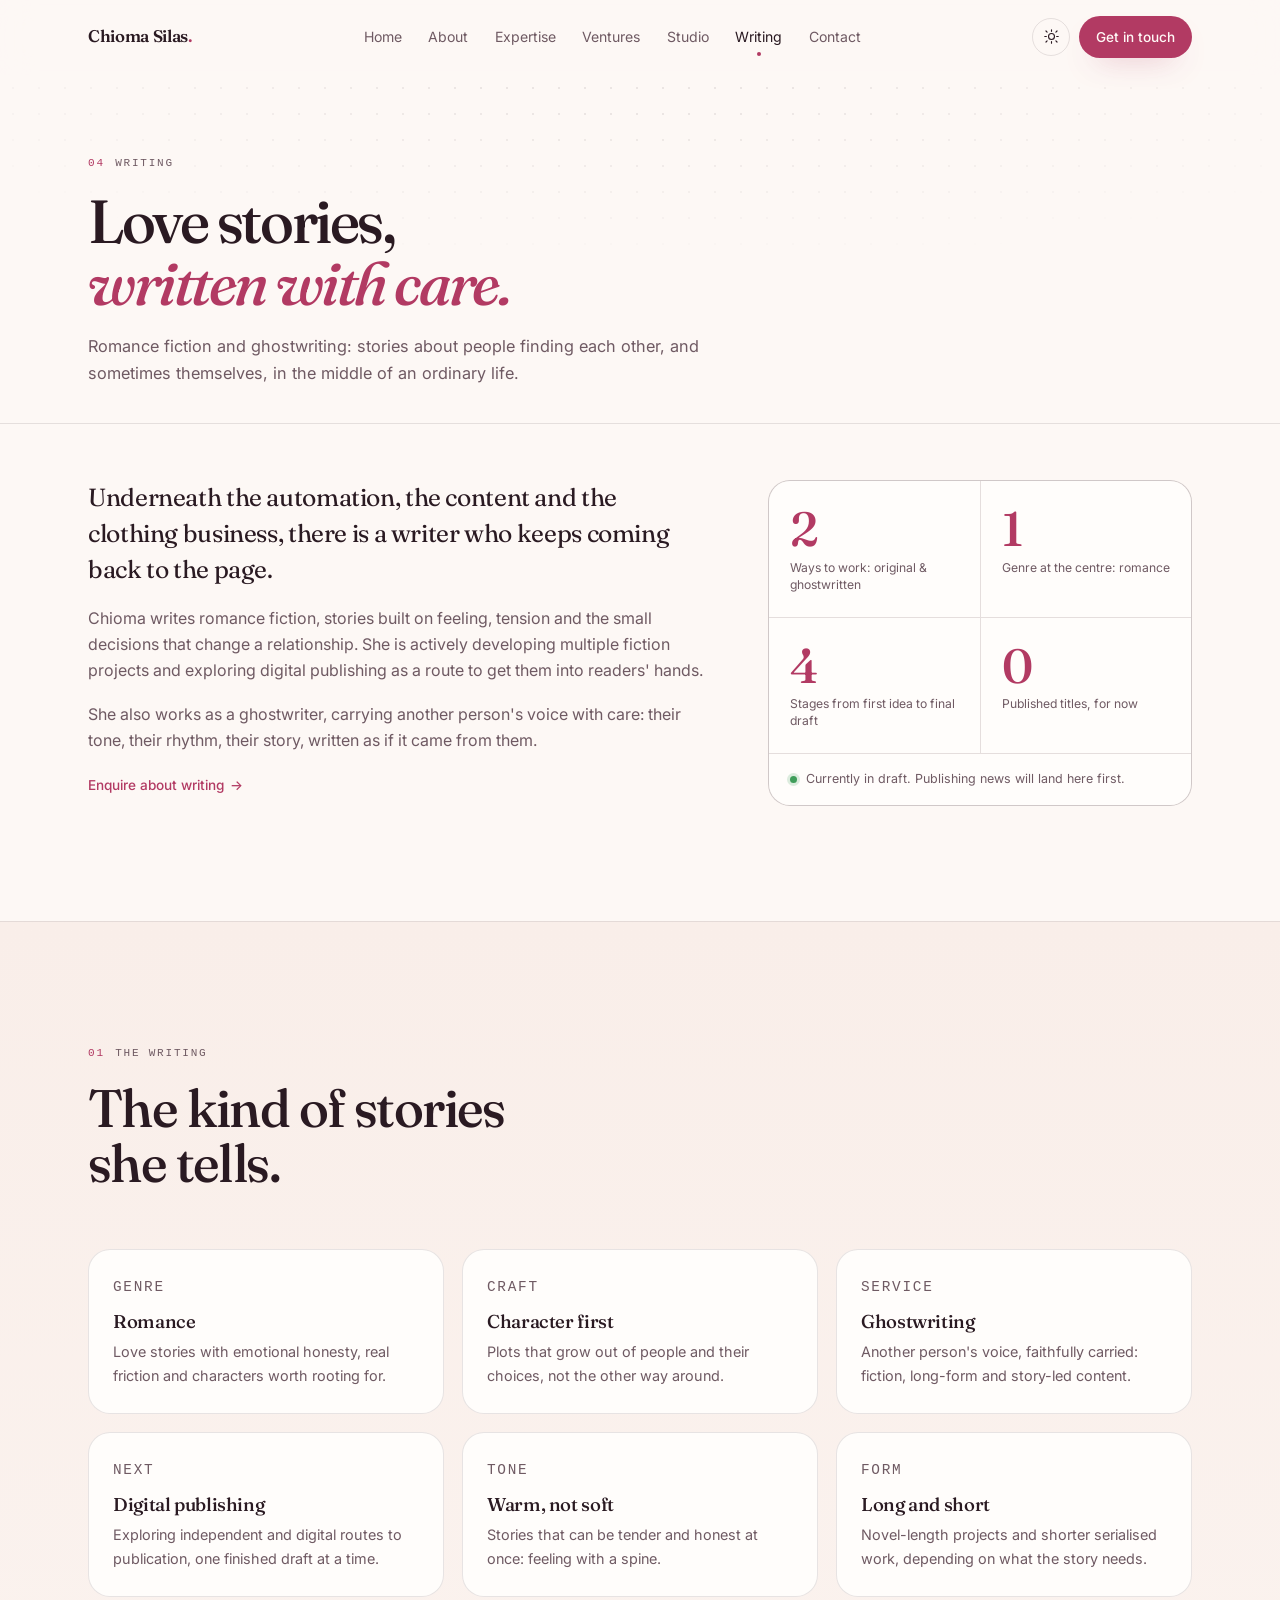
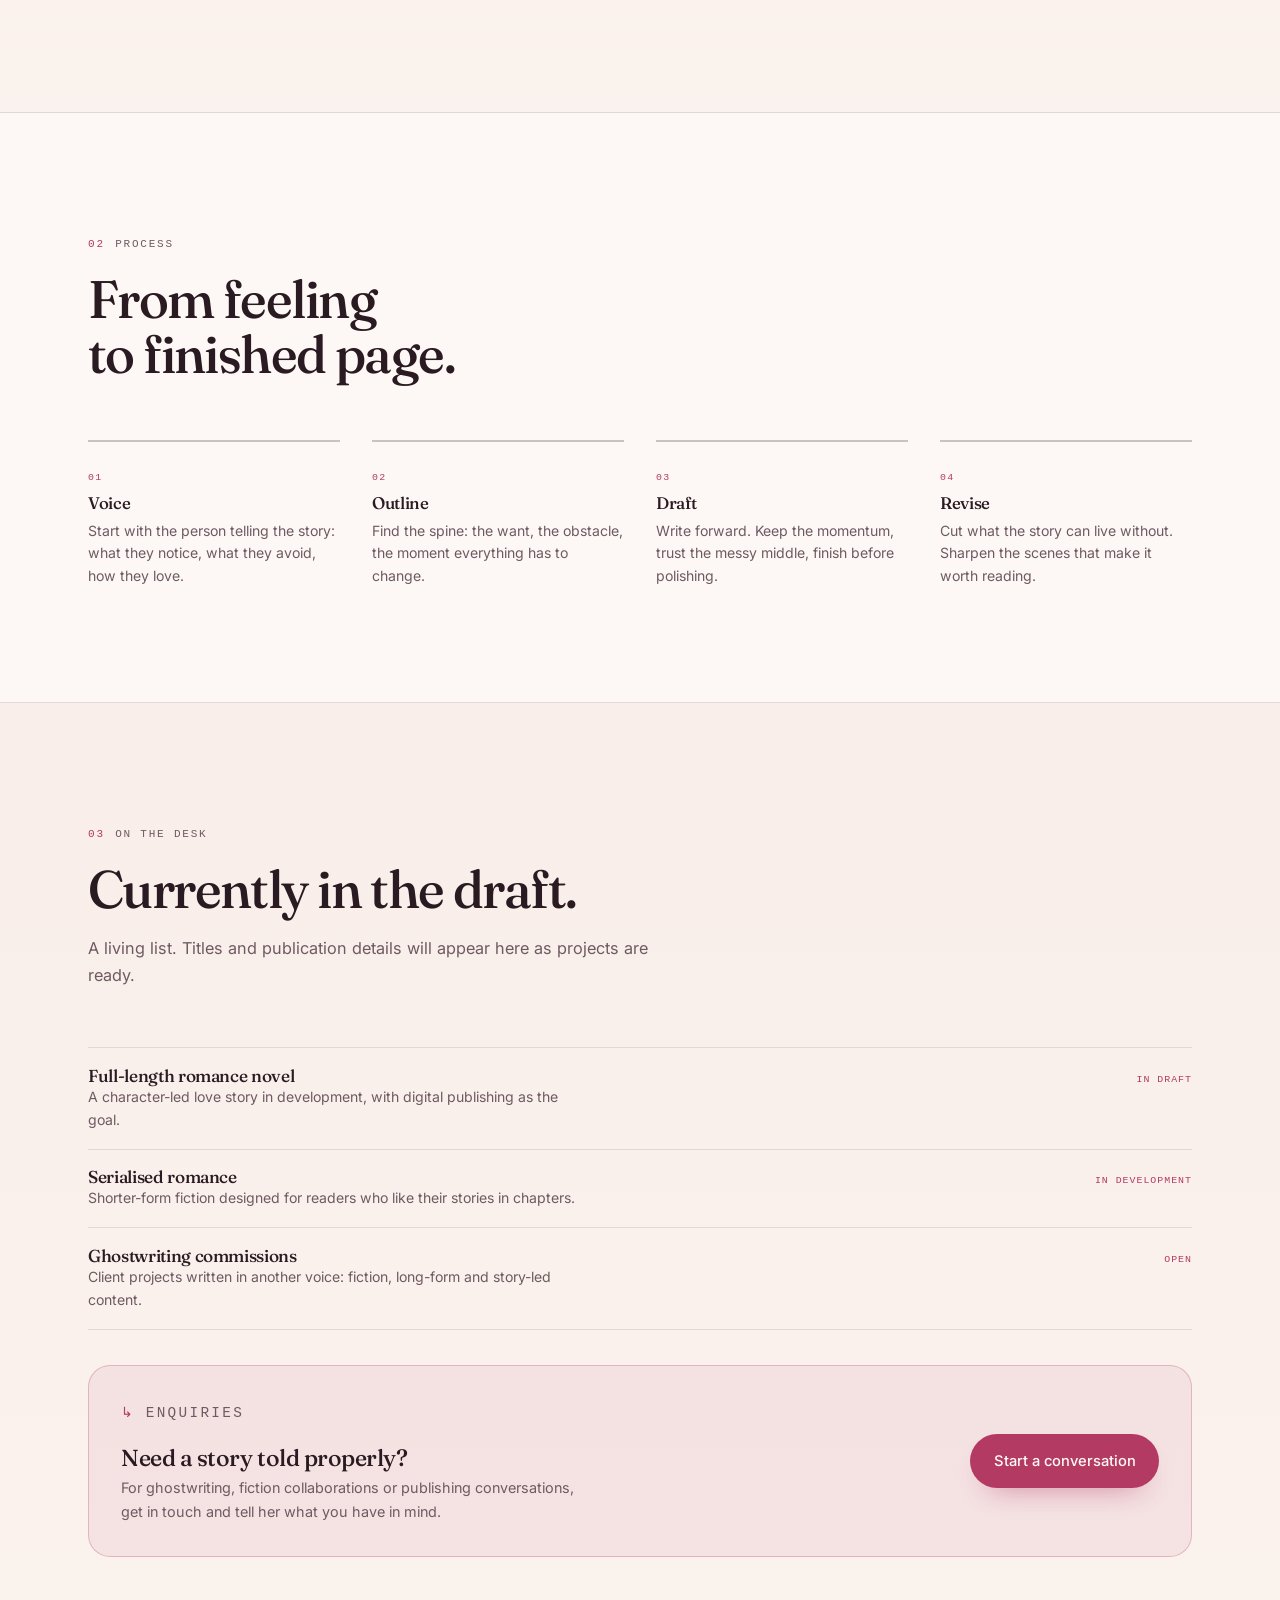
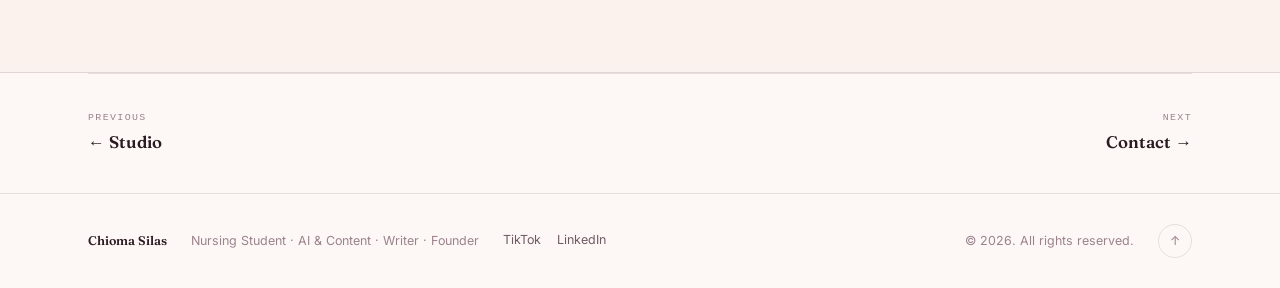
<file: writing.html>
<!doctype html>
<html lang="en" data-theme="light">
<head>
  <meta charset="utf-8" />
  <meta name="application-name" content="Chioma Silas" />
  <meta name="apple-mobile-web-app-title" content="Chioma Silas" />
  <meta property="og:site_name" content="Chioma Silas" />
  <meta name="viewport" content="width=device-width, initial-scale=1" />

  <title>Chioma Silas</title>
  <meta name="description" content="Chioma Silas is a romance fiction writer and ghostwriter, developing multiple fiction projects and exploring digital publishing." />
  <meta name="author" content="Chioma Silas" />
  <meta name="theme-color" content="#fbf7f2" />

  <meta property="og:type" content="website" />
  <meta property="og:title" content="Chioma Silas" />
  <meta property="og:description" content="Romance fiction, ghostwriting and digital publishing from Chioma Silas." />
  <meta property="og:image" content="https://chiomasilas.onrender.com/assets/img/og-cover.png" />
  <meta name="twitter:image" content="https://chiomasilas.onrender.com/assets/img/og-cover.png" />
  <meta property="og:url" content="https://chiomasilas.onrender.com/writing.html" />
  <meta name="twitter:card" content="summary_large_image" />

  <link rel="icon" href="assets/img/favicon.ico?v=2" sizes="any" />
  <link rel="icon" type="image/png" sizes="64x64" href="assets/img/favicon-64.png?v=2" />
  <link rel="apple-touch-icon" sizes="180x180" href="assets/img/apple-touch-icon.png?v=2" />
  <link rel="manifest" href="site.webmanifest" />

  <link rel="preconnect" href="https://fonts.googleapis.com" />
  <link rel="preconnect" href="https://fonts.gstatic.com" crossorigin />
  <link href="https://fonts.googleapis.com/css2?family=Fraunces:ital,opsz,wght@0,9..144,300..700;1,9..144,300..700&family=Inter:wght@300..600&display=swap" rel="stylesheet" />

  <link rel="stylesheet" href="assets/css/styles.css" />

  <script type="application/ld+json">
  {
    "@context": "https://schema.org",
    "@type": "Person",
    "name": "Chioma Silas",
    "jobTitle": "Nursing Student, AI Automation Learner, Writer & Founder",
    "birthDate": "--04-29",
    "birthPlace": { "@type": "Place", "name": "Zaria, Kaduna State, Nigeria" },
    "email": "mailto:chiomasilas92@gmail.com",
    "telephone": "+2349070099071",
    "image": "https://chiomasilas.onrender.com/assets/img/chioma.jpg",
    "sameAs": [
      "https://www.tiktok.com/@oma_automates",
      "https://www.linkedin.com/in/chioma-silas-b82951314"
    ],
    "affiliation": [
      { "@type": "Organization", "name": "Oma AI and Tech" },
      { "@type": "Organization", "name": "Omas Empire" }
    ],
    "knowsAbout": [
      "Nursing", "AI Automation", "n8n", "Docker", "Business Process Automation",
      "AI Video Creation", "UGC Content Production", "Prompt Engineering",
      "Romance Fiction", "Ghostwriting", "Digital Publishing", "Entrepreneurship"
    ]
  }
  </script>
</head>
<body data-page="writing.html">
  <a class="skip-link" href="#main">Skip to content</a>

  <header class="site-header" id="site-header">
    <div class="container header-inner">
      <a class="brand" href="index.html" aria-label="Chioma Silas, home page">
        <span class="brand-text">Chioma Silas<span class="brand-dot">.</span></span>
      </a>

      <nav class="nav" id="nav" aria-label="Primary">
        <a href="index.html">Home</a>
        <a href="about.html">About</a>
        <a href="expertise.html">Expertise</a>
        <a href="ventures.html">Ventures</a>
        <a href="studio.html">Studio</a>
        <a href="writing.html" aria-current="page">Writing</a>
        <a href="contact.html">Contact</a>
      </nav>

      <div class="header-actions">
        <button class="icon-btn" id="theme-toggle" type="button" aria-label="Switch theme" aria-pressed="false">
          <svg class="ico ico-sun" viewBox="0 0 24 24" fill="none" stroke="currentColor" stroke-width="1.6" stroke-linecap="round" aria-hidden="true">
            <circle cx="12" cy="12" r="4.2"/><path d="M12 2.5v2.2M12 19.3v2.2M4.2 4.2l1.6 1.6M18.2 18.2l1.6 1.6M2.5 12h2.2M19.3 12h2.2M4.2 19.8l1.6-1.6M18.2 5.8l1.6-1.6"/>
          </svg>
          <svg class="ico ico-moon" viewBox="0 0 24 24" fill="none" stroke="currentColor" stroke-width="1.6" stroke-linecap="round" stroke-linejoin="round" aria-hidden="true">
            <path d="M20 14.2A8.4 8.4 0 0 1 9.8 4a8.6 8.6 0 1 0 10.2 10.2Z"/>
          </svg>
        </button>

        <a class="btn btn-sm btn-primary header-cta" href="contact.html">Get in touch</a>

        <button class="icon-btn menu-btn" id="menu-btn" type="button" aria-label="Open menu" aria-expanded="false" aria-controls="nav">
          <span class="menu-bars" aria-hidden="true"><i></i><i></i></span>
        </button>
      </div>
    </div>
  </header>

  <main id="main">
    <section class="page-head grid-bg" id="top">
      <div class="container">
        <p class="eyebrow"><span class="idx">04</span> Writing</p>
        <h1 class="page-title">Love stories,<br /><em>written with care.</em></h1>
        <p class="page-sub">Romance fiction and ghostwriting: stories about people finding each other, and sometimes themselves, in the middle of an ordinary life.</p>
      </div>
    </section>

    <section class="section">
      <div class="container">
        <div class="about-grid">
          <div class="about-copy reveal">
            <p class="lede">
              Underneath the automation, the content and the clothing business,
              there is a writer who keeps coming back to the page.
            </p>
            <p>
              Chioma writes romance fiction, stories built on feeling, tension
              and the small decisions that change a relationship. She is actively
              developing multiple fiction projects and exploring digital
              publishing as a route to get them into readers' hands.
            </p>
            <p>
              She also works as a ghostwriter, carrying another person's voice
              with care: their tone, their rhythm, their story, written as if it
              came from them.
            </p>
            <a class="link-arrow" href="contact.html">Enquire about writing <span aria-hidden="true">→</span></a>
          </div>

          <aside class="stats reveal" aria-label="Writing at a glance">
            <div class="stat">
              <span class="stat-num" data-count="2">0</span>
              <span class="stat-label">Ways to work: original &amp; ghostwritten</span>
            </div>
            <div class="stat">
              <span class="stat-num" data-count="1">0</span>
              <span class="stat-label">Genre at the centre: romance</span>
            </div>
            <div class="stat">
              <span class="stat-num" data-count="4">0</span>
              <span class="stat-label">Stages from first idea to final draft</span>
            </div>
            <div class="stat">
              <span class="stat-num" data-count="0">0</span>
              <span class="stat-label">Published titles, for now</span>
            </div>
            <div class="stat-note">
              <span class="dot-live" aria-hidden="true"></span>
              Currently in draft. Publishing news will land here first.
            </div>
          </aside>
        </div>
      </div>
    </section>

    <section class="section section-alt" id="genres">
      <div class="container">
        <header class="section-head reveal">
          <p class="eyebrow"><span class="idx">01</span> The writing</p>
          <h2 class="section-title">The kind of stories<br />she tells.</h2>
        </header>

        <div class="genre-grid">
          <article class="genre reveal">
            <p class="genre-k">Genre</p>
            <h3>Romance</h3>
            <p>Love stories with emotional honesty, real friction and characters worth rooting for.</p>
          </article>
          <article class="genre reveal">
            <p class="genre-k">Craft</p>
            <h3>Character first</h3>
            <p>Plots that grow out of people and their choices, not the other way around.</p>
          </article>
          <article class="genre reveal">
            <p class="genre-k">Service</p>
            <h3>Ghostwriting</h3>
            <p>Another person's voice, faithfully carried: fiction, long-form and story-led content.</p>
          </article>
          <article class="genre reveal">
            <p class="genre-k">Next</p>
            <h3>Digital publishing</h3>
            <p>Exploring independent and digital routes to publication, one finished draft at a time.</p>
          </article>
          <article class="genre reveal">
            <p class="genre-k">Tone</p>
            <h3>Warm, not soft</h3>
            <p>Stories that can be tender and honest at once: feeling with a spine.</p>
          </article>
          <article class="genre reveal">
            <p class="genre-k">Form</p>
            <h3>Long and short</h3>
            <p>Novel-length projects and shorter serialised work, depending on what the story needs.</p>
          </article>
        </div>
      </div>
    </section>

    <section class="section" id="process">
      <div class="container">
        <header class="section-head reveal">
          <p class="eyebrow"><span class="idx">02</span> Process</p>
          <h2 class="section-title">From feeling<br />to finished page.</h2>
        </header>

        <div class="process-grid">
          <div class="process-item reveal">
            <span>01</span>
            <h3>Voice</h3>
            <p>Start with the person telling the story: what they notice, what they avoid, how they love.</p>
          </div>
          <div class="process-item reveal">
            <span>02</span>
            <h3>Outline</h3>
            <p>Find the spine: the want, the obstacle, the moment everything has to change.</p>
          </div>
          <div class="process-item reveal">
            <span>03</span>
            <h3>Draft</h3>
            <p>Write forward. Keep the momentum, trust the messy middle, finish before polishing.</p>
          </div>
          <div class="process-item reveal">
            <span>04</span>
            <h3>Revise</h3>
            <p>Cut what the story can live without. Sharpen the scenes that make it worth reading.</p>
          </div>
        </div>
      </div>
    </section>

    <section class="section section-alt" id="desk">
      <div class="container">
        <header class="section-head reveal">
          <p class="eyebrow"><span class="idx">03</span> On the desk</p>
          <h2 class="section-title">Currently in the draft.</h2>
          <p class="section-sub">A living list. Titles and publication details will appear here as projects are ready.</p>
        </header>

        <div class="book-list reveal">
          <div class="book">
            <div>
              <h3>Full-length romance novel</h3>
              <p>A character-led love story in development, with digital publishing as the goal.</p>
            </div>
            <span class="book-state">In draft</span>
          </div>
          <div class="book">
            <div>
              <h3>Serialised romance</h3>
              <p>Shorter-form fiction designed for readers who like their stories in chapters.</p>
            </div>
            <span class="book-state">In development</span>
          </div>
          <div class="book">
            <div>
              <h3>Ghostwriting commissions</h3>
              <p>Client projects written in another voice: fiction, long-form and story-led content.</p>
            </div>
            <span class="book-state">Open</span>
          </div>
        </div>

        <div class="note reveal">
          <div class="note-copy">
            <p class="eyebrow"><span class="idx">↳</span> Enquiries</p>
            <h3>Need a story told properly?</h3>
            <p>For ghostwriting, fiction collaborations or publishing conversations, get in touch and tell her what you have in mind.</p>
          </div>
          <a class="btn btn-primary" href="contact.html">Start a conversation</a>
        </div>
      </div>
    </section>

    <div class="container">
      <nav class="pager" aria-label="Page navigation">
        <a class="pager-link" href="studio.html"><span class="pager-k">Previous</span><span class="pager-v">← Studio</span></a>
        <a class="pager-link pager-next" href="contact.html"><span class="pager-k">Next</span><span class="pager-v">Contact →</span></a>
      </nav>
    </div>
  </main>

  <footer class="site-footer">
    <div class="container footer-inner">
      <p class="footer-name">Chioma Silas</p>
      <p class="footer-note">Nursing Student · AI &amp; Content · Writer · Founder</p>
      <p class="footer-social">
        <a href="https://www.tiktok.com/@oma_automates" target="_blank" rel="noopener">TikTok</a>
        <a href="https://www.linkedin.com/in/chioma-silas-b82951314" target="_blank" rel="noopener">LinkedIn</a>
      </p>
      <p class="footer-legal">© <span id="year">2026</span>. All rights reserved.</p>
      <a class="to-top" href="#top" aria-label="Back to top">↑</a>
    </div>
  </footer>

  <script src="assets/js/main.js" defer></script>
</body>
</html>
</file>
<file: assets/css/styles.css>
/* =========================================================
   Chioma Silas / Portfolio
   Tokens → Base → Layout → Components → Responsive
   ========================================================= */

/* ---------- Tokens ---------- */
:root {
  --font-display: "Fraunces", Georgia, "Times New Roman", serif;
  --font-sans: "Inter", system-ui, -apple-system, "Segoe UI", Roboto, Helvetica, Arial, sans-serif;
  --font-mono: ui-monospace, "SFMono-Regular", Menlo, Consolas, "Liberation Mono", monospace;

  --bg: #fdf8f5;
  --bg-soft: #f9eee9;
  --surface: #fffdfb;
  --text: #2a1a22;
  --muted: #6f5a63;
  --faint: #9a838d;
  --line: rgba(42, 26, 34, 0.11);
  --line-strong: rgba(42, 26, 34, 0.24);
  --accent: #b23a63;
  --accent-2: #c9a25e;
  --accent-soft: rgba(178, 58, 99, 0.08);
  --accent-ink: #fff8f6;

  --radius: 22px;
  --radius-sm: 14px;
  --shadow: 0 30px 70px -34px rgba(120, 50, 80, 0.35);

  --container: 1200px;
  --gutter: clamp(1.25rem, 4vw, 3rem);
  --section-y: clamp(4.25rem, 9vw, 7.5rem);

  --ease: cubic-bezier(0.22, 1, 0.36, 1);
}

[data-theme="dark"] {
  --bg: #1a1016;
  --bg-soft: #22151d;
  --surface: #2a1a23;
  --text: #f8f0ec;
  --muted: #bda8b0;
  --faint: #957f88;
  --line: rgba(255, 255, 255, 0.11);
  --line-strong: rgba(255, 255, 255, 0.24);
  --accent: #f0a3bd;
  --accent-2: #e2c08a;
  --accent-soft: rgba(240, 163, 189, 0.11);
  --accent-ink: #2a0f1b;
  --shadow: 0 30px 70px -34px rgba(0, 0, 0, 0.8);
}

/* ---------- Base ---------- */
*, *::before, *::after { box-sizing: border-box; }

html {
  scroll-behavior: smooth;
  scroll-padding-top: 90px;
  -webkit-text-size-adjust: 100%;
}

body {
  margin: 0;
  background: var(--bg);
  color: var(--text);
  font-family: var(--font-sans);
  font-size: 1rem;
  line-height: 1.65;
  font-weight: 400;
  -webkit-font-smoothing: antialiased;
  text-rendering: optimizeLegibility;
  overflow-x: hidden;
  transition: background-color 0.35s var(--ease), color 0.35s var(--ease);
}

h1, h2, h3, h4 {
  margin: 0;
  font-family: var(--font-display);
  font-weight: 500;
  line-height: 1.1;
  letter-spacing: -0.02em;
}
p { margin: 0; }
img, video { max-width: 100%; display: block; }
a { color: inherit; text-decoration: none; }
ul, ol { margin: 0; padding: 0; list-style: none; }
button { font: inherit; color: inherit; }

::selection { background: var(--accent); color: var(--accent-ink); }

:focus-visible {
  outline: 2px solid var(--accent);
  outline-offset: 3px;
  border-radius: 4px;
}

.skip-link {
  position: absolute;
  left: 1rem;
  top: -100px;
  z-index: 200;
  background: var(--accent);
  color: var(--accent-ink);
  padding: 0.6rem 1rem;
  border-radius: 8px;
  font-weight: 600;
  transition: top 0.2s;
}
.skip-link:focus { top: 1rem; }

/* ---------- Layout ---------- */
.container {
  width: 100%;
  max-width: var(--container);
  margin-inline: auto;
  padding-inline: var(--gutter);
}

.section { padding-block: var(--section-y); position: relative; }
.section-alt {
  background: linear-gradient(180deg, var(--bg-soft), color-mix(in srgb, var(--bg-soft) 55%, var(--bg)));
  border-block: 1px solid var(--line);
}

.section-head { max-width: 66ch; margin-bottom: clamp(2.4rem, 5vw, 3.6rem); }

.eyebrow {
  display: inline-flex;
  align-items: flex-start;
  gap: 0.65rem;
  font-family: var(--font-mono);
  font-size: 0.69rem;
  font-weight: 500;
  letter-spacing: 0.16em;
  text-transform: uppercase;
  color: var(--muted);
  margin-bottom: 1.2rem;
}
.eyebrow .idx { color: var(--accent); }

.section-title {
  font-size: clamp(2rem, 4.6vw, 3.3rem);
  letter-spacing: -0.03em;
  line-height: 1.04;
}
.section-sub {
  margin-top: 1.1rem;
  color: var(--muted);
  max-width: 56ch;
  font-size: 1.02rem;
}

/* ---------- Header ---------- */
.site-header {
  position: sticky;
  top: 0;
  z-index: 100;
  backdrop-filter: blur(16px) saturate(150%);
  -webkit-backdrop-filter: blur(16px) saturate(150%);
  background: color-mix(in srgb, var(--bg) 78%, transparent);
  border-bottom: 1px solid transparent;
  transition: border-color 0.3s, background-color 0.3s;
}
.site-header.is-stuck {
  border-bottom-color: var(--line);
  background: color-mix(in srgb, var(--bg) 92%, transparent);
}

.header-inner {
  display: flex;
  align-items: center;
  gap: 1.25rem;
  height: 74px;
}

.brand { display: inline-flex; align-items: center; gap: 0.65rem; }
.brand-mark {
  display: grid;
  place-items: center;
  min-width: 40px;
  height: 34px;
  padding-inline: 0.45rem;
  border-radius: 9px;
  background: var(--text);
  color: var(--bg);
  font-family: var(--font-display);
  font-size: 0.9rem;
  font-weight: 600;
  letter-spacing: 0.02em;
}
.brand-text { font-family: var(--font-display); font-weight: 600; letter-spacing: -0.02em; font-size: 1.05rem; }
.brand-dot { color: var(--accent); }

.nav {
  display: flex;
  align-items: center;
  gap: 0.1rem;
  margin-inline: auto;
}
.nav a {
  position: relative;
  padding: 0.5rem 0.78rem;
  font-size: 0.88rem;
  color: var(--muted);
  border-radius: 999px;
  transition: color 0.2s, background-color 0.2s;
}
.nav a:hover { color: var(--text); background: var(--accent-soft); }
.nav a::before {
  content: "";
  position: absolute;
  left: 0.8rem;
  right: 0.8rem;
  bottom: 0.3rem;
  height: 1px;
  background: var(--accent);
  transform: scaleX(0);
  transform-origin: left;
  transition: transform 0.35s var(--ease);
}
.nav a:hover::before { transform: scaleX(1); }
.nav a[aria-current="page"]::before { display: none; }
.nav a.is-active,
.nav a[aria-current="page"] { color: var(--text); }
.nav a.is-active::after,
.nav a[aria-current="page"]::after {
  content: "";
  position: absolute;
  left: 50%;
  bottom: 1px;
  width: 4px;
  height: 4px;
  border-radius: 50%;
  background: var(--accent);
  transform: translateX(-50%);
}

.header-actions { display: flex; align-items: center; gap: 0.55rem; }

.icon-btn {
  display: grid;
  place-items: center;
  width: 38px;
  height: 38px;
  border: 1px solid var(--line);
  border-radius: 50%;
  background: transparent;
  cursor: pointer;
  transition: border-color 0.2s, background-color 0.2s, transform 0.2s;
}
.icon-btn:hover { border-color: var(--line-strong); background: var(--surface); }
.icon-btn:active { transform: scale(0.94); }

.ico { width: 17px; height: 17px; }
[data-theme="dark"] .ico-sun { display: none; }
[data-theme="light"] .ico-moon { display: none; }

/* ---------- Buttons ---------- */
.btn {
  display: inline-flex;
  align-items: center;
  justify-content: center;
  gap: 0.5rem;
  padding: 0.85rem 1.4rem;
  border-radius: 999px;
  font-size: 0.92rem;
  font-weight: 500;
  border: 1px solid transparent;
  cursor: pointer;
  transition: transform 0.2s var(--ease), background-color 0.2s, border-color 0.2s, color 0.2s;
  white-space: nowrap;
}
.btn svg { width: 16px; height: 16px; transition: transform 0.25s var(--ease); }
.btn:hover svg { transform: translate(2px, -2px); }
.btn:active { transform: translateY(1px); }

.btn-primary { background: var(--accent); color: var(--accent-ink); box-shadow: 0 14px 30px -18px color-mix(in srgb, var(--accent) 80%, transparent); }
.btn-primary:hover { background: color-mix(in srgb, var(--accent) 88%, #000); transform: translateY(-1px); }

.btn-ghost { border-color: var(--line-strong); color: var(--text); }
.btn-ghost:hover { border-color: var(--text); background: var(--surface); }

.btn-sm { padding: 0.55rem 1rem; font-size: 0.85rem; }

/* ---------- Paper pattern ---------- */
.grid-bg { position: relative; isolation: isolate; }
.grid-bg::before {
  content: "";
  position: absolute;
  inset: 0;
  z-index: -1;
  background-image: radial-gradient(var(--line) 1px, transparent 1px);
  background-size: 26px 26px;
  -webkit-mask-image: radial-gradient(ellipse 85% 75% at 50% 0%, #000 15%, transparent 76%);
  mask-image: radial-gradient(ellipse 85% 75% at 50% 0%, #000 15%, transparent 76%);
  opacity: 0.75;
  pointer-events: none;
}

/* ---------- Hero ---------- */
.hero {
  padding-block: clamp(2.5rem, 6vw, 4.75rem) clamp(3.25rem, 7vw, 5.5rem);
  overflow: hidden;
}

/* soft, drifting colour orbs */
.hero .orb {
  position: absolute;
  z-index: -1;
  border-radius: 50%;
  filter: blur(60px);
  opacity: 0.55;
  pointer-events: none;
}
.orb-1 {
  width: clamp(260px, 34vw, 440px);
  height: clamp(260px, 34vw, 440px);
  top: -12%;
  right: -6%;
  background: color-mix(in srgb, var(--accent) 32%, transparent);
  animation: driftA 18s ease-in-out infinite alternate;
}
.orb-2 {
  width: clamp(220px, 26vw, 340px);
  height: clamp(220px, 26vw, 340px);
  bottom: -18%;
  left: -8%;
  background: color-mix(in srgb, var(--accent-2) 26%, transparent);
  animation: driftB 22s ease-in-out infinite alternate;
}
[data-theme="dark"] .hero .orb { opacity: 0.3; }

@keyframes driftA {
  from { transform: translate3d(0, 0, 0) scale(1); }
  to { transform: translate3d(-28px, 26px, 0) scale(1.08); }
}
@keyframes driftB {
  from { transform: translate3d(0, 0, 0) scale(1); }
  to { transform: translate3d(24px, -22px, 0) scale(1.06); }
}
@keyframes floatY {
  0%, 100% { transform: translateY(0); }
  50% { transform: translateY(-8px); }
}

.hero-grid {
  display: grid;
  grid-template-columns: minmax(0, 1.12fr) minmax(0, 0.88fr);
  gap: clamp(2rem, 5vw, 4.5rem);
  align-items: center;
}

.dot-live {
  width: 7px;
  height: 7px;
  border-radius: 50%;
  background: #3f9d5a;
  box-shadow: 0 0 0 3px rgba(63, 157, 90, 0.18);
  flex: none;
  animation: pulseDot 2.6s ease-in-out infinite;
}
@keyframes pulseDot {
  0%, 100% { box-shadow: 0 0 0 3px rgba(63, 157, 90, 0.18); }
  50% { box-shadow: 0 0 0 7px rgba(63, 157, 90, 0); }
}
.eyebrow .dot-live { margin-top: 0.45em; }
[data-theme="dark"] .dot-live { background: #5fd07c; box-shadow: 0 0 0 3px rgba(95, 208, 124, 0.16); }

.hero-title {
  font-size: clamp(2.9rem, 7.4vw, 5.6rem);
  line-height: 0.96;
  letter-spacing: -0.045em;
  margin-bottom: 1.25rem;
  font-weight: 500;
}
.hero-title em {
  font-style: italic;
  font-weight: 400;
  color: var(--accent);
}

.hero-role {
  font-family: var(--font-mono);
  font-size: clamp(0.74rem, 1.35vw, 0.86rem);
  letter-spacing: 0.09em;
  text-transform: uppercase;
  color: var(--text);
  margin-bottom: 1.15rem;
}
.hero-role .sep { color: var(--accent); margin-inline: 0.28rem; }

.hero-lede { color: var(--muted); max-width: 48ch; font-size: 1.05rem; line-height: 1.7; }

.hero-cta { display: flex; flex-wrap: wrap; gap: 0.7rem; margin-top: 2rem; }

.hero-meta {
  display: flex;
  flex-wrap: wrap;
  gap: 2.25rem;
  margin-top: 2.6rem;
  padding-top: 1.4rem;
  border-top: 1px solid var(--line);
}
.hero-meta li { display: flex; flex-direction: column; gap: 0.15rem; }
.meta-k {
  font-family: var(--font-mono);
  font-size: 0.65rem;
  letter-spacing: 0.14em;
  text-transform: uppercase;
  color: var(--faint);
}
.meta-v { font-size: 0.9rem; }

.hero-social {
  display: flex;
  flex-wrap: wrap;
  gap: 0.55rem 1.35rem;
  margin-top: 1.35rem;
  font-family: var(--font-mono);
  font-size: 0.66rem;
  letter-spacing: 0.12em;
  text-transform: uppercase;
}
.hero-social a {
  display: inline-flex;
  align-items: center;
  gap: 0.4rem;
  color: var(--muted);
  padding-bottom: 2px;
  border-bottom: 1px solid transparent;
  transition: color 0.25s, border-color 0.25s;
}
.hero-social a:hover { color: var(--accent); border-color: var(--accent); }
.hero-social svg { width: 13px; height: 13px; }

/* hero panel */
.hero-figure { margin: 0; }

.portrait-frame {
  position: relative;
  aspect-ratio: 4 / 5;
  border-radius: 30px;
  overflow: hidden;
  border: 1px solid color-mix(in srgb, var(--accent) 18%, var(--line));
  box-shadow: var(--shadow);
  background: var(--surface);
}
.portrait-frame img {
  width: 100%;
  height: 100%;
  object-fit: cover;
  object-position: center 18%;
  transition: transform 1s var(--ease);
}
.portrait-frame:hover img { transform: scale(1.03); }
.portrait-frame::after {
  content: "";
  position: absolute;
  inset: 0;
  background: linear-gradient(to top, rgba(30, 10, 20, 0.62), transparent 42%);
  pointer-events: none;
}
.portrait-chip {
  position: absolute;
  z-index: 1;
  top: 0.9rem;
  left: 0.9rem;
  display: inline-flex;
  align-items: center;
  gap: 0.45rem;
  font-family: var(--font-mono);
  font-size: 0.6rem;
  letter-spacing: 0.12em;
  text-transform: uppercase;
  color: #2a1a22;
  background: rgba(255, 255, 255, 0.82);
  border: 1px solid rgba(255, 255, 255, 0.6);
  padding: 0.32rem 0.62rem;
  border-radius: 999px;
  backdrop-filter: blur(8px);
}
.portrait-overlay {
  position: absolute;
  z-index: 1;
  left: 1.1rem;
  right: 1.1rem;
  bottom: 1.05rem;
  display: flex;
  flex-direction: column;
  gap: 0.12rem;
  color: #fff;
}
.portrait-name {
  font-family: var(--font-display);
  font-size: clamp(1.35rem, 2.4vw, 1.9rem);
  font-weight: 500;
  letter-spacing: -0.02em;
}
.portrait-role {
  font-family: var(--font-mono);
  font-size: 0.6rem;
  letter-spacing: 0.14em;
  text-transform: uppercase;
  color: rgba(255, 255, 255, 0.78);
}

.hero-panel {
  position: relative;
  overflow: hidden;
  padding: clamp(1.5rem, 3vw, 2.1rem);
  border: 1px solid color-mix(in srgb, var(--accent) 16%, var(--line));
  border-radius: 28px;
  background:
    radial-gradient(circle at 100% 0%, color-mix(in srgb, var(--accent) 18%, transparent), transparent 58%),
    linear-gradient(160deg, var(--surface), var(--bg-soft));
  box-shadow: var(--shadow);
  animation: floatY 11s ease-in-out infinite;
}
.hero-panel:hover { animation-play-state: paused; }
.hero-panel::before,
.hero-panel::after {
  content: "";
  position: absolute;
  border-radius: 50%;
  border: 1px solid color-mix(in srgb, var(--accent) 26%, transparent);
  pointer-events: none;
}
.hero-panel::before { width: 230px; height: 230px; top: -95px; right: -75px; }
.hero-panel::after { width: 150px; height: 150px; top: -55px; right: -35px; }

.panel-top {
  display: flex;
  align-items: center;
  justify-content: space-between;
  gap: 1rem;
  font-family: var(--font-mono);
  font-size: 0.64rem;
  letter-spacing: 0.14em;
  text-transform: uppercase;
  color: var(--faint);
}
.panel-mark {
  font-family: var(--font-display);
  font-style: italic;
  font-size: clamp(4.5rem, 9vw, 6.2rem);
  line-height: 0.9;
  letter-spacing: -0.05em;
  color: var(--accent);
  margin-block: 1.4rem 0.6rem;
}
.panel-mark span { color: var(--text); font-style: normal; }
.panel-lede {
  color: var(--muted);
  font-size: 0.9rem;
  max-width: 32ch;
  margin-bottom: 1.5rem;
}
.focus-list { border-top: 1px solid var(--line); }
.focus-list li {
  display: flex;
  align-items: baseline;
  gap: 0.85rem;
  padding-block: 0.62rem;
  border-bottom: 1px solid var(--line);
  font-size: 0.9rem;
}
.focus-list .f-no {
  font-family: var(--font-mono);
  font-size: 0.62rem;
  letter-spacing: 0.12em;
  color: var(--accent);
  min-width: 1.6rem;
}
.focus-list .f-name { font-weight: 500; }
.focus-list .f-state {
  margin-left: auto;
  font-family: var(--font-mono);
  font-size: 0.6rem;
  letter-spacing: 0.1em;
  text-transform: uppercase;
  color: var(--faint);
  text-align: right;
}
.panel-foot {
  display: flex;
  align-items: center;
  gap: 0.55rem;
  margin-top: 1.15rem;
  font-size: 0.74rem;
  color: var(--muted);
}
.hero-cap {
  display: flex;
  justify-content: space-between;
  gap: 0.75rem;
  margin-top: 0.85rem;
  font-size: 0.74rem;
  color: var(--muted);
}
.cap-meta {
  font-family: var(--font-mono);
  font-size: 0.62rem;
  letter-spacing: 0.07em;
  text-transform: uppercase;
  color: var(--faint);
  text-align: right;
}

/* ---------- Strip ---------- */
.strip {
  overflow: hidden;
  border-block: 1px solid var(--line);
  padding-block: 1rem;
  background: var(--bg-soft);
  user-select: none;
}
.strip-track {
  display: flex;
  align-items: center;
  gap: 1.75rem;
  width: max-content;
  animation: marquee 44s linear infinite;
  font-family: var(--font-mono);
  font-size: clamp(0.68rem, 1.25vw, 0.8rem);
  letter-spacing: 0.14em;
  text-transform: uppercase;
  color: var(--muted);
  white-space: nowrap;
}
.strip-track i { color: var(--accent); font-style: normal; font-size: 0.9em; }
@keyframes marquee {
  from { transform: translateX(0); }
  to { transform: translateX(-50%); }
}
.strip:hover .strip-track { animation-play-state: paused; }

/* ---------- About / profile ---------- */
.about-grid {
  display: grid;
  grid-template-columns: minmax(0, 1.45fr) minmax(0, 1fr);
  gap: clamp(2rem, 5vw, 4.5rem);
  align-items: start;
}
.about-aside { display: grid; gap: 1rem; max-width: 460px; }
.about-photo {
  position: relative;
  margin: 0;
  border-radius: var(--radius);
  overflow: hidden;
  border: 1px solid var(--line);
  box-shadow: var(--shadow);
  background: var(--surface);
}
.about-photo img {
  width: 100%;
  height: auto;
  aspect-ratio: 4 / 5;
  object-fit: cover;
  object-position: center 18%;
  transition: transform 0.9s var(--ease);
}
.about-photo:hover img { transform: scale(1.03); }
.about-photo figcaption {
  position: absolute;
  inset: auto 0 0 0;
  padding: 2rem 0.9rem 0.8rem;
  font-family: var(--font-mono);
  font-size: 0.6rem;
  letter-spacing: 0.12em;
  text-transform: uppercase;
  color: #fff;
  background: linear-gradient(to top, rgba(30, 10, 20, 0.6), transparent);
}
.about-copy p + p { margin-top: 1.05rem; color: var(--muted); }
.about-copy .lede {
  font-family: var(--font-display);
  font-size: clamp(1.25rem, 2.1vw, 1.55rem);
  color: var(--text);
  line-height: 1.45;
  letter-spacing: -0.015em;
}

.tag-row {
  display: flex;
  flex-wrap: wrap;
  gap: 0.45rem;
  margin-top: 1.9rem;
}
.tag-row li {
  padding: 0.4rem 0.8rem;
  border: 1px solid var(--line);
  border-radius: 999px;
  font-size: 0.78rem;
  color: var(--muted);
  transition: border-color 0.2s, color 0.2s, background-color 0.2s;
}
.tag-row li:hover { border-color: var(--accent); color: var(--text); background: var(--accent-soft); }

.stats {
  display: grid;
  grid-template-columns: 1fr 1fr;
  gap: 1px;
  background: var(--line);
  border: 1px solid var(--line);
  border-radius: var(--radius);
  overflow: hidden;
}
.stat {
  background: var(--surface);
  padding: 1.5rem 1.3rem;
  display: flex;
  flex-direction: column;
  gap: 0.35rem;
}
.stat-num {
  font-family: var(--font-display);
  font-size: clamp(2.2rem, 3.8vw, 3rem);
  font-weight: 500;
  line-height: 1;
  letter-spacing: -0.04em;
  color: var(--accent);
  font-variant-numeric: tabular-nums;
}
.stat-label { font-size: 0.76rem; color: var(--muted); line-height: 1.4; }
.stat-note {
  grid-column: 1 / -1;
  background: var(--surface);
  padding: 0.95rem 1.3rem;
  font-size: 0.78rem;
  color: var(--muted);
  display: flex;
  align-items: center;
  gap: 0.6rem;
}

/* ---------- Pillars ---------- */
.pillar-grid {
  display: grid;
  grid-template-columns: repeat(4, minmax(0, 1fr));
  gap: clamp(0.75rem, 1.6vw, 1.1rem);
}
.pillar {
  position: relative;
  display: flex;
  flex-direction: column;
  padding: 1.6rem 1.4rem 1.5rem;
  background: var(--surface);
  border: 1px solid var(--line);
  border-radius: var(--radius);
  overflow: hidden;
  transition: border-color 0.3s, transform 0.35s var(--ease), box-shadow 0.35s var(--ease);
}
.pillar::after {
  content: "";
  position: absolute;
  left: 0;
  top: 0;
  width: 100%;
  height: 2px;
  background: linear-gradient(90deg, var(--accent), transparent);
  opacity: 0;
  transition: opacity 0.3s;
}
.pillar:hover {
  border-color: var(--line-strong);
  transform: translateY(-3px);
  box-shadow: var(--shadow);
}
.pillar:hover::after { opacity: 1; }
.pillar-no {
  font-family: var(--font-mono);
  font-size: 0.64rem;
  letter-spacing: 0.14em;
  color: var(--accent);
  margin-bottom: 1.1rem;
}
.pillar h2,
.pillar h3 { font-size: 1.25rem; margin-bottom: 0.45rem; }
.pillar p { color: var(--muted); font-size: 0.88rem; line-height: 1.6; flex: 1; }
.pillar-tag {
  margin-top: 1.2rem;
  padding-top: 0.9rem;
  border-top: 1px solid var(--line);
  font-family: var(--font-mono);
  font-size: 0.6rem;
  letter-spacing: 0.1em;
  text-transform: uppercase;
  color: var(--faint);
}

/* ---------- Expertise ---------- */
.cap-grid {
  display: grid;
  grid-template-columns: repeat(3, minmax(0, 1fr));
  gap: clamp(0.75rem, 1.6vw, 1.1rem);
}
.cap {
  position: relative;
  padding: 1.6rem 1.5rem 1.7rem;
  background: var(--surface);
  border: 1px solid var(--line);
  border-radius: var(--radius);
  transition: border-color 0.3s, transform 0.35s var(--ease), box-shadow 0.35s var(--ease);
}
.cap:hover {
  border-color: var(--line-strong);
  transform: translateY(-3px);
  box-shadow: var(--shadow);
}
.cap-no {
  display: block;
  font-family: var(--font-mono);
  font-size: 0.66rem;
  letter-spacing: 0.14em;
  color: var(--accent);
  margin-bottom: 0.9rem;
}
.cap h2,
.cap h3 { font-size: 1.18rem; margin-bottom: 0.5rem; }
.cap p { color: var(--muted); font-size: 0.9rem; line-height: 1.6; }
.cap-tools {
  display: flex;
  flex-wrap: wrap;
  gap: 0.35rem;
  margin-top: 1rem;
}
.cap-tools li {
  font-family: var(--font-mono);
  font-size: 0.6rem;
  letter-spacing: 0.08em;
  text-transform: uppercase;
  color: var(--faint);
  border: 1px solid var(--line);
  border-radius: 999px;
  padding: 0.22rem 0.5rem;
}

.also {
  display: flex;
  flex-wrap: wrap;
  align-items: center;
  gap: 0.6rem 0.85rem;
  margin-top: clamp(1.5rem, 3vw, 2.25rem);
  padding-top: 1.5rem;
  border-top: 1px solid var(--line);
}
.also-k {
  font-family: var(--font-mono);
  font-size: 0.65rem;
  letter-spacing: 0.14em;
  text-transform: uppercase;
  color: var(--faint);
  margin-right: 0.4rem;
}
.also ul { display: flex; flex-wrap: wrap; gap: 0.45rem; }
.also li {
  font-size: 0.78rem;
  color: var(--muted);
  padding: 0.32rem 0.7rem;
  border: 1px solid var(--line);
  border-radius: 999px;
}

/* ---------- Ventures ---------- */
.venture-grid {
  display: grid;
  grid-template-columns: repeat(3, minmax(0, 1fr));
  gap: clamp(0.75rem, 1.6vw, 1.1rem);
}
.venture {
  display: flex;
  flex-direction: column;
  padding: 1.5rem;
  border: 1px solid var(--line);
  border-radius: var(--radius);
  background: var(--surface);
  transition: border-color 0.3s, transform 0.35s var(--ease), box-shadow 0.35s var(--ease);
}
.venture:hover {
  border-color: var(--line-strong);
  transform: translateY(-3px);
  box-shadow: var(--shadow);
}
.venture-top {
  display: flex;
  align-items: flex-start;
  justify-content: space-between;
  gap: 0.75rem;
  margin-bottom: 0.7rem;
}
.venture h2,
.venture h3 { font-size: 1.24rem; letter-spacing: -0.02em; }
.chip {
  flex: none;
  font-family: var(--font-mono);
  font-size: 0.6rem;
  letter-spacing: 0.08em;
  text-transform: uppercase;
  padding: 0.3rem 0.55rem;
  border-radius: 999px;
  border: 1px solid var(--line);
  color: var(--muted);
  white-space: nowrap;
}
.chip-accent {
  background: var(--accent-soft);
  border-color: color-mix(in srgb, var(--accent) 35%, transparent);
  color: var(--accent);
}
.venture p { color: var(--muted); font-size: 0.9rem; flex: 1; }
.venture-tags {
  display: flex;
  flex-wrap: wrap;
  gap: 0.4rem;
  margin-top: 1.2rem;
  padding-top: 1rem;
  border-top: 1px solid var(--line);
}
.venture-tags li {
  font-family: var(--font-mono);
  font-size: 0.62rem;
  letter-spacing: 0.08em;
  text-transform: uppercase;
  color: var(--faint);
}
.venture-tags li + li::before {
  content: "·";
  margin-right: 0.45rem;
  color: var(--accent);
}

.venture-cta {
  background: var(--text);
  color: var(--bg);
  border-color: transparent;
  justify-content: center;
}
.venture-cta h2,
.venture-cta h3 { color: var(--bg); font-size: 1.32rem; }
.venture-cta p { color: color-mix(in srgb, var(--bg) 74%, transparent); flex: 0; margin-top: 0.4rem; }
.venture-cta:hover { transform: translateY(-3px); }

.link-arrow {
  display: inline-flex;
  align-items: center;
  gap: 0.4rem;
  margin-top: 1.3rem;
  font-size: 0.85rem;
  font-weight: 500;
  color: var(--accent);
}
.link-arrow span { transition: transform 0.25s var(--ease); }
.link-arrow:hover span { transform: translateX(4px); }

/* ---------- Timeline ---------- */
.timeline { border-top: 1px solid var(--line); }
.tl-item {
  display: grid;
  grid-template-columns: 120px minmax(0, 1fr);
  gap: clamp(1rem, 3vw, 2.5rem);
  padding-block: 1.45rem;
  border-bottom: 1px solid var(--line);
}
.tl-k {
  font-family: var(--font-mono);
  font-size: 0.65rem;
  letter-spacing: 0.14em;
  text-transform: uppercase;
  color: var(--accent);
  padding-top: 0.3rem;
}
.tl-item h3 { font-size: 1.12rem; margin-bottom: 0.3rem; }
.tl-item p { color: var(--muted); font-size: 0.92rem; max-width: 62ch; }

/* ---------- Quote band ---------- */
.quote-band {
  padding-block: clamp(4rem, 9vw, 7rem);
  border-block: 1px solid var(--line);
  background:
    radial-gradient(ellipse 70% 120% at 50% 100%, var(--accent-soft), transparent 65%),
    var(--bg-soft);
  text-align: center;
}
.quote-band blockquote {
  margin: 0 auto;
  max-width: 22ch;
  font-family: var(--font-display);
  font-size: clamp(2rem, 5.4vw, 3.8rem);
  line-height: 1.12;
  letter-spacing: -0.035em;
  font-weight: 400;
}
.quote-band blockquote em { color: var(--accent); font-style: italic; }
.quote-band figcaption {
  margin-top: 1.5rem;
  font-family: var(--font-mono);
  font-size: 0.64rem;
  letter-spacing: 0.16em;
  text-transform: uppercase;
  color: var(--faint);
}

/* ---------- Index cards ---------- */
.index-grid {
  display: grid;
  grid-template-columns: repeat(2, minmax(0, 1fr));
  gap: clamp(0.75rem, 1.6vw, 1.1rem);
}
.index-card {
  display: flex;
  flex-direction: column;
  padding: 1.7rem 1.6rem;
  border: 1px solid var(--line);
  border-radius: var(--radius);
  background: var(--surface);
  transition: border-color 0.3s, transform 0.35s var(--ease), box-shadow 0.35s var(--ease);
}
.index-card:hover {
  border-color: var(--line-strong);
  transform: translateY(-3px);
  box-shadow: var(--shadow);
}
.index-no {
  font-family: var(--font-mono);
  font-size: 0.66rem;
  letter-spacing: 0.14em;
  color: var(--accent);
  margin-bottom: 0.9rem;
}
.index-card h2,
.index-card h3 { font-size: 1.32rem; margin-bottom: 0.4rem; }
.index-card p { color: var(--muted); font-size: 0.92rem; flex: 1; }
.index-link {
  display: inline-flex;
  align-items: center;
  gap: 0.4rem;
  margin-top: 1.2rem;
  font-size: 0.85rem;
  font-weight: 500;
}
.index-link span { color: var(--accent); transition: transform 0.25s var(--ease); }
.index-card:hover .index-link span { transform: translateX(4px); }

/* ---------- Studio / reels ---------- */
.studio-grid {
  display: grid;
  grid-template-columns: repeat(3, minmax(0, 1fr));
  gap: clamp(1rem, 2.2vw, 1.6rem);
}
.reel { display: flex; flex-direction: column; }
.reel-media {
  position: relative;
  aspect-ratio: 9 / 16;
  border-radius: 26px;
  overflow: hidden;
  border: 1px solid var(--line);
  background: var(--surface);
  box-shadow: var(--shadow);
  cursor: pointer;
}
.reel-media:focus-visible {
  outline: 2px solid var(--accent);
  outline-offset: 4px;
}
.reel-media video {
  width: 100%;
  height: 100%;
  object-fit: cover;
  transition: transform 0.9s var(--ease);
}
.reel:hover .reel-media video { transform: scale(1.03); }
.reel-media::after {
  content: "";
  position: absolute;
  inset: 0;
  background: linear-gradient(to top, rgba(30, 10, 20, 0.55), transparent 40%);
  pointer-events: none;
}
.reel-chip {
  position: absolute;
  z-index: 1;
  top: 0.8rem;
  left: 0.8rem;
  font-family: var(--font-mono);
  font-size: 0.58rem;
  letter-spacing: 0.1em;
  text-transform: uppercase;
  color: #2a1a22;
  background: rgba(255, 255, 255, 0.82);
  border: 1px solid rgba(255, 255, 255, 0.6);
  padding: 0.28rem 0.55rem;
  border-radius: 999px;
  backdrop-filter: blur(6px);
}
.reel-play {
  position: absolute;
  z-index: 1;
  right: 0.8rem;
  bottom: 0.8rem;
  width: 38px;
  height: 38px;
  display: grid;
  place-items: center;
  border-radius: 50%;
  background: rgba(255, 255, 255, 0.86);
  color: #2a1a22;
  box-shadow: 0 8px 20px rgba(0, 0, 0, 0.22);
  pointer-events: none;
  transition: opacity 0.3s var(--ease), transform 0.3s var(--ease);
}
.reel-media.is-playing .reel-play {
  opacity: 0;
  transform: scale(0.85);
}
.reel-play svg { width: 13px; height: 13px; margin-left: 2px; }
.reel-meta { padding-top: 0.95rem; }
.reel-meta h2 { font-size: 1.18rem; margin-bottom: 0.3rem; }
.reel-meta p { color: var(--muted); font-size: 0.88rem; }
.reel-tags { display: flex; flex-wrap: wrap; gap: 0.35rem; margin-top: 0.75rem; }
.reel-tags li {
  font-family: var(--font-mono);
  font-size: 0.6rem;
  letter-spacing: 0.08em;
  text-transform: uppercase;
  color: var(--faint);
  border: 1px solid var(--line);
  padding: 0.2rem 0.48rem;
  border-radius: 999px;
}

/* ---------- Home: reel preview ---------- */
.preview-reels {
  display: grid;
  grid-template-columns: repeat(3, minmax(0, 1fr));
  gap: clamp(0.75rem, 1.6vw, 1.1rem);
  max-width: 900px;
}
.preview-reel {
  position: relative;
  display: block;
  aspect-ratio: 9 / 16;
  border-radius: 22px;
  overflow: hidden;
  border: 1px solid var(--line);
  background: var(--surface);
  box-shadow: var(--shadow);
}
.preview-reel img {
  width: 100%;
  height: 100%;
  object-fit: cover;
  transition: transform 0.8s var(--ease);
}
.preview-reel:hover img { transform: scale(1.04); }
.preview-reel::after {
  content: "";
  position: absolute;
  inset: 0;
  background: linear-gradient(to top, rgba(30, 10, 20, 0.62), transparent 45%);
  pointer-events: none;
}
.preview-play {
  position: absolute;
  z-index: 1;
  top: 50%;
  left: 50%;
  transform: translate(-50%, -50%);
  width: 52px;
  height: 52px;
  display: grid;
  place-items: center;
  border-radius: 50%;
  background: rgba(255, 255, 255, 0.86);
  color: #2a1a22;
  box-shadow: 0 12px 30px rgba(0, 0, 0, 0.24);
  transition: transform 0.3s var(--ease);
}
.preview-reel:hover .preview-play { transform: translate(-50%, -50%) scale(1.08); }
.preview-play svg { width: 16px; height: 16px; margin-left: 2px; }
.preview-label {
  position: absolute;
  z-index: 1;
  left: 0.85rem;
  right: 0.85rem;
  bottom: 0.85rem;
  font-family: var(--font-mono);
  font-size: 0.6rem;
  letter-spacing: 0.1em;
  text-transform: uppercase;
  color: #fff;
}
.preview-more { margin-top: 1.25rem; }

/* ---------- Writing ---------- */
.genre-grid {
  display: grid;
  grid-template-columns: repeat(3, minmax(0, 1fr));
  gap: clamp(0.75rem, 1.6vw, 1.1rem);
}
.genre {
  padding: 1.6rem 1.5rem;
  border: 1px solid var(--line);
  border-radius: var(--radius);
  background: var(--surface);
  transition: border-color 0.3s, transform 0.35s var(--ease), box-shadow 0.35s var(--ease);
}
.genre:hover { border-color: var(--line-strong); transform: translateY(-3px); box-shadow: var(--shadow); }
.genre-k {
  font-family: var(--font-mono);
  font-size: 0.62rem;
  letter-spacing: 0.12em;
  text-transform: uppercase;
  color: var(--accent);
  margin-bottom: 0.8rem;
}
.genre h2,
.genre h3 { font-size: 1.16rem; margin-bottom: 0.45rem; }
.genre p { color: var(--muted); font-size: 0.9rem; }

.process-grid {
  display: grid;
  grid-template-columns: repeat(4, minmax(0, 1fr));
  gap: clamp(1rem, 2.5vw, 2rem);
}
.process-item { padding-top: 1.2rem; border-top: 2px solid var(--line-strong); }
.process-item span {
  font-family: var(--font-mono);
  font-size: 0.62rem;
  letter-spacing: 0.14em;
  color: var(--accent);
}
.process-item h3 { font-size: 1.05rem; margin: 0.4rem 0 0.45rem; }
.process-item p { color: var(--muted); font-size: 0.88rem; line-height: 1.6; }

.book-list { border-top: 1px solid var(--line); }
.book {
  display: flex;
  flex-wrap: wrap;
  align-items: baseline;
  justify-content: space-between;
  gap: 0.5rem 1.5rem;
  padding-block: 1.1rem;
  border-bottom: 1px solid var(--line);
}
.book h3 { font-size: 1.08rem; }
.book p { color: var(--muted); font-size: 0.88rem; max-width: 56ch; }
.book-state {
  font-family: var(--font-mono);
  font-size: 0.62rem;
  letter-spacing: 0.1em;
  text-transform: uppercase;
  color: var(--accent);
  white-space: nowrap;
}

/* ---------- Callout / note ---------- */
.note {
  display: flex;
  flex-wrap: wrap;
  align-items: center;
  justify-content: space-between;
  gap: 1.5rem;
  margin-top: clamp(1.5rem, 3vw, 2.25rem);
  padding: clamp(1.4rem, 3vw, 2rem);
  border: 1px solid color-mix(in srgb, var(--accent) 28%, transparent);
  background: var(--accent-soft);
  border-radius: var(--radius);
}
.note-copy h2,
.note-copy h3 { font-size: clamp(1.15rem, 2.2vw, 1.45rem); margin-bottom: 0.35rem; }
.note-copy p { color: var(--muted); font-size: 0.9rem; max-width: 52ch; }

/* ---------- Contact ---------- */
.contact { position: relative; overflow: hidden; }
.contact::before {
  content: "";
  position: absolute;
  left: 50%;
  bottom: -38vw;
  width: 70vw;
  height: 70vw;
  min-width: 420px;
  min-height: 420px;
  transform: translateX(-50%);
  background: radial-gradient(circle, var(--accent-soft), transparent 62%);
  pointer-events: none;
}
.contact-inner { position: relative; text-align: center; max-width: 800px; margin-inline: auto; }
.contact-title {
  font-size: clamp(2.5rem, 6.4vw, 4.6rem);
  line-height: 0.98;
  letter-spacing: -0.045em;
  margin-bottom: 1.25rem;
}
.contact-title em { font-style: italic; color: var(--accent); }
.contact-sub { color: var(--muted); max-width: 50ch; margin-inline: auto; }

.contact-links {
  display: flex;
  flex-direction: column;
  align-items: center;
  gap: 0.4rem;
  margin-top: 2.25rem;
}
.contact-mail {
  display: inline-flex;
  align-items: center;
  gap: 0.45rem;
  font-family: var(--font-display);
  font-size: clamp(1.2rem, 3.2vw, 1.9rem);
  font-weight: 500;
  letter-spacing: -0.02em;
  border-bottom: 1px solid var(--line-strong);
  padding-bottom: 0.15rem;
  transition: color 0.25s, border-color 0.25s;
  word-break: break-word;
}
.contact-mail--sm { font-size: clamp(0.95rem, 2vw, 1.15rem); color: var(--muted); }
.contact-mail svg { width: 0.62em; height: 0.62em; transition: transform 0.3s var(--ease); }
.contact-mail:hover { color: var(--accent); border-color: var(--accent); }
.contact-mail:hover svg { transform: translate(3px, -3px); }

.contact-actions {
  display: flex;
  flex-wrap: wrap;
  justify-content: center;
  gap: 0.65rem;
  margin-top: 2.5rem;
}
.contact-loc {
  margin-top: 2rem;
  font-family: var(--font-mono);
  font-size: 0.66rem;
  letter-spacing: 0.14em;
  text-transform: uppercase;
  color: var(--faint);
}

/* ---------- Footer ---------- */
.site-footer { border-top: 1px solid var(--line); padding-block: 1.9rem; }
.footer-inner {
  display: flex;
  flex-wrap: wrap;
  align-items: center;
  gap: 0.6rem 1.5rem;
  font-size: 0.78rem;
  color: var(--faint);
}
.footer-name { font-family: var(--font-display); font-weight: 600; color: var(--text); }
.footer-social { display: inline-flex; flex-wrap: wrap; gap: 0.4rem 1rem; }
.footer-social a {
  color: var(--muted);
  border-bottom: 1px solid transparent;
  transition: color 0.2s, border-color 0.2s;
}
.footer-social a:hover { color: var(--accent); border-color: var(--accent); }
.footer-legal { margin-left: auto; }
.to-top {
  display: grid;
  place-items: center;
  width: 34px;
  height: 34px;
  border: 1px solid var(--line);
  border-radius: 50%;
  transition: border-color 0.2s, transform 0.2s;
}
.to-top:hover { border-color: var(--accent); transform: translateY(-2px); }

/* ---------- Reveal ---------- */
.reveal {
  opacity: 0;
  transform: translateY(16px);
  transition: opacity 0.7s var(--ease), transform 0.7s var(--ease);
  will-change: opacity, transform;
}
.reveal.in { opacity: 1; transform: none; }

/* ---------- Page header ---------- */
.page-head {
  padding-block: clamp(2.5rem, 6vw, 4.5rem) clamp(1.5rem, 3vw, 2.25rem);
  border-bottom: 1px solid var(--line);
  overflow: hidden;
}
.page-title {
  font-size: clamp(2.1rem, 5.2vw, 3.8rem);
  line-height: 1.02;
  letter-spacing: -0.04em;
}
.page-title em { font-style: italic; color: var(--accent); }
.page-sub {
  margin-top: 1.1rem;
  color: var(--muted);
  max-width: 62ch;
  font-size: 1.02rem;
}
.page-head + .section { padding-top: clamp(2.25rem, 4.5vw, 3.5rem); }

/* ---------- Pager ---------- */
.pager {
  display: flex;
  align-items: center;
  justify-content: space-between;
  gap: 1rem;
  padding-block: clamp(1.5rem, 3vw, 2.25rem);
  border-top: 1px solid var(--line);
}
.pager-link { display: flex; flex-direction: column; gap: 0.15rem; }
.pager-k {
  font-family: var(--font-mono);
  font-size: 0.62rem;
  letter-spacing: 0.14em;
  text-transform: uppercase;
  color: var(--faint);
}
.pager-v {
  font-family: var(--font-display);
  font-size: 1.05rem;
  font-weight: 600;
  transition: color 0.2s;
}
.pager-link:hover .pager-v { color: var(--accent); }
.pager-next { text-align: right; margin-left: auto; }

/* ---------- Contact page info ---------- */
.info-grid {
  display: grid;
  grid-template-columns: repeat(3, minmax(0, 1fr));
  gap: 1px;
  background: var(--line);
  border: 1px solid var(--line);
  border-radius: var(--radius);
  overflow: hidden;
  margin-top: clamp(2.5rem, 5vw, 4rem);
}
.info-cell { background: var(--surface); padding: 1.4rem; display: flex; flex-direction: column; gap: 0.3rem; }
.info-k {
  font-family: var(--font-mono);
  font-size: 0.62rem;
  letter-spacing: 0.14em;
  text-transform: uppercase;
  color: var(--faint);
}
.info-v { font-size: 0.95rem; }

/* ---------- Responsive ---------- */
@media (max-width: 1100px) {
  .nav a { padding-inline: 0.58rem; font-size: 0.84rem; }
  .pillar-grid { grid-template-columns: repeat(2, minmax(0, 1fr)); }
}

@media (max-width: 980px) {
  .hero-grid { grid-template-columns: 1fr; }
  .hero-figure { max-width: 460px; margin-inline: auto; }
  .about-grid { grid-template-columns: 1fr; }
  .about-aside { margin-inline: auto; }
  .studio-grid { grid-template-columns: repeat(2, minmax(0, 1fr)); }
  .cap-grid, .venture-grid, .genre-grid { grid-template-columns: repeat(2, minmax(0, 1fr)); }
  .process-grid { grid-template-columns: repeat(2, minmax(0, 1fr)); }
}

@media (max-width: 900px) {
  .header-cta { display: none; }
  .menu-btn { display: grid; }
  .header-actions { margin-left: auto; gap: 0.45rem; }

  .nav {
    position: fixed;
    inset: 74px 0 auto 0;
    flex-direction: column;
    align-items: stretch;
    gap: 0;
    margin: 0;
    padding: 0.6rem var(--gutter) 1.4rem;
    background: var(--bg);
    border-bottom: 1px solid var(--line);
    transform: translateY(-8px);
    opacity: 0;
    pointer-events: none;
    transition: opacity 0.25s, transform 0.25s var(--ease);
    max-height: calc(100svh - 74px);
    overflow-y: auto;
    overscroll-behavior: contain;
  }
  .nav.is-open { opacity: 1; transform: none; pointer-events: auto; }
  .nav a {
    padding: 0.9rem 0.25rem;
    border-bottom: 1px solid var(--line);
    border-radius: 0;
    font-size: 1rem;
    background: none;
  }
  .nav a.is-active::after { display: none; }

  .menu-bars { display: grid; gap: 5px; width: 18px; }
  .menu-bars i { display: block; height: 1.5px; background: currentColor; transition: transform 0.25s var(--ease), opacity 0.2s; }
  .menu-btn[aria-expanded="true"] .menu-bars i:first-child { transform: translateY(3.25px) rotate(45deg); }
  .menu-btn[aria-expanded="true"] .menu-bars i:last-child { transform: translateY(-3.25px) rotate(-45deg); }
}

@media (min-width: 901px) {
  .menu-btn { display: none; }
}

@media (max-width: 640px) {
  .pillar-grid, .cap-grid, .venture-grid, .genre-grid, .process-grid { grid-template-columns: 1fr; }
  .index-grid, .info-grid, .studio-grid { grid-template-columns: 1fr; }
  .preview-reels { grid-template-columns: 1fr; max-width: 340px; margin-inline: auto; }
  .hero-meta { gap: 1.25rem 1.75rem; }
  .stats { grid-template-columns: 1fr 1fr; }
  .footer-legal { margin-left: 0; }
  .tl-item { grid-template-columns: 1fr; gap: 0.35rem; }
  .note .btn { width: 100%; }
}

@media (max-width: 400px) {
  .hero-cta .btn { width: 100%; }
}

@media (max-width: 360px) {
  .stats { grid-template-columns: 1fr; }
}

/* ---------- Motion preferences ---------- */
@media (prefers-reduced-motion: reduce) {
  html { scroll-behavior: auto; }
  *, *::before, *::after {
    animation-duration: 0.001ms !important;
    animation-iteration-count: 1 !important;
    transition-duration: 0.001ms !important;
  }
  .reveal { opacity: 1; transform: none; }
}

/* ---------- Print ---------- */
@media print {
  .site-header, .strip, .to-top { display: none !important; }
  body { background: #fff; color: #000; }
  .section { padding-block: 2rem; }
}
</file>
